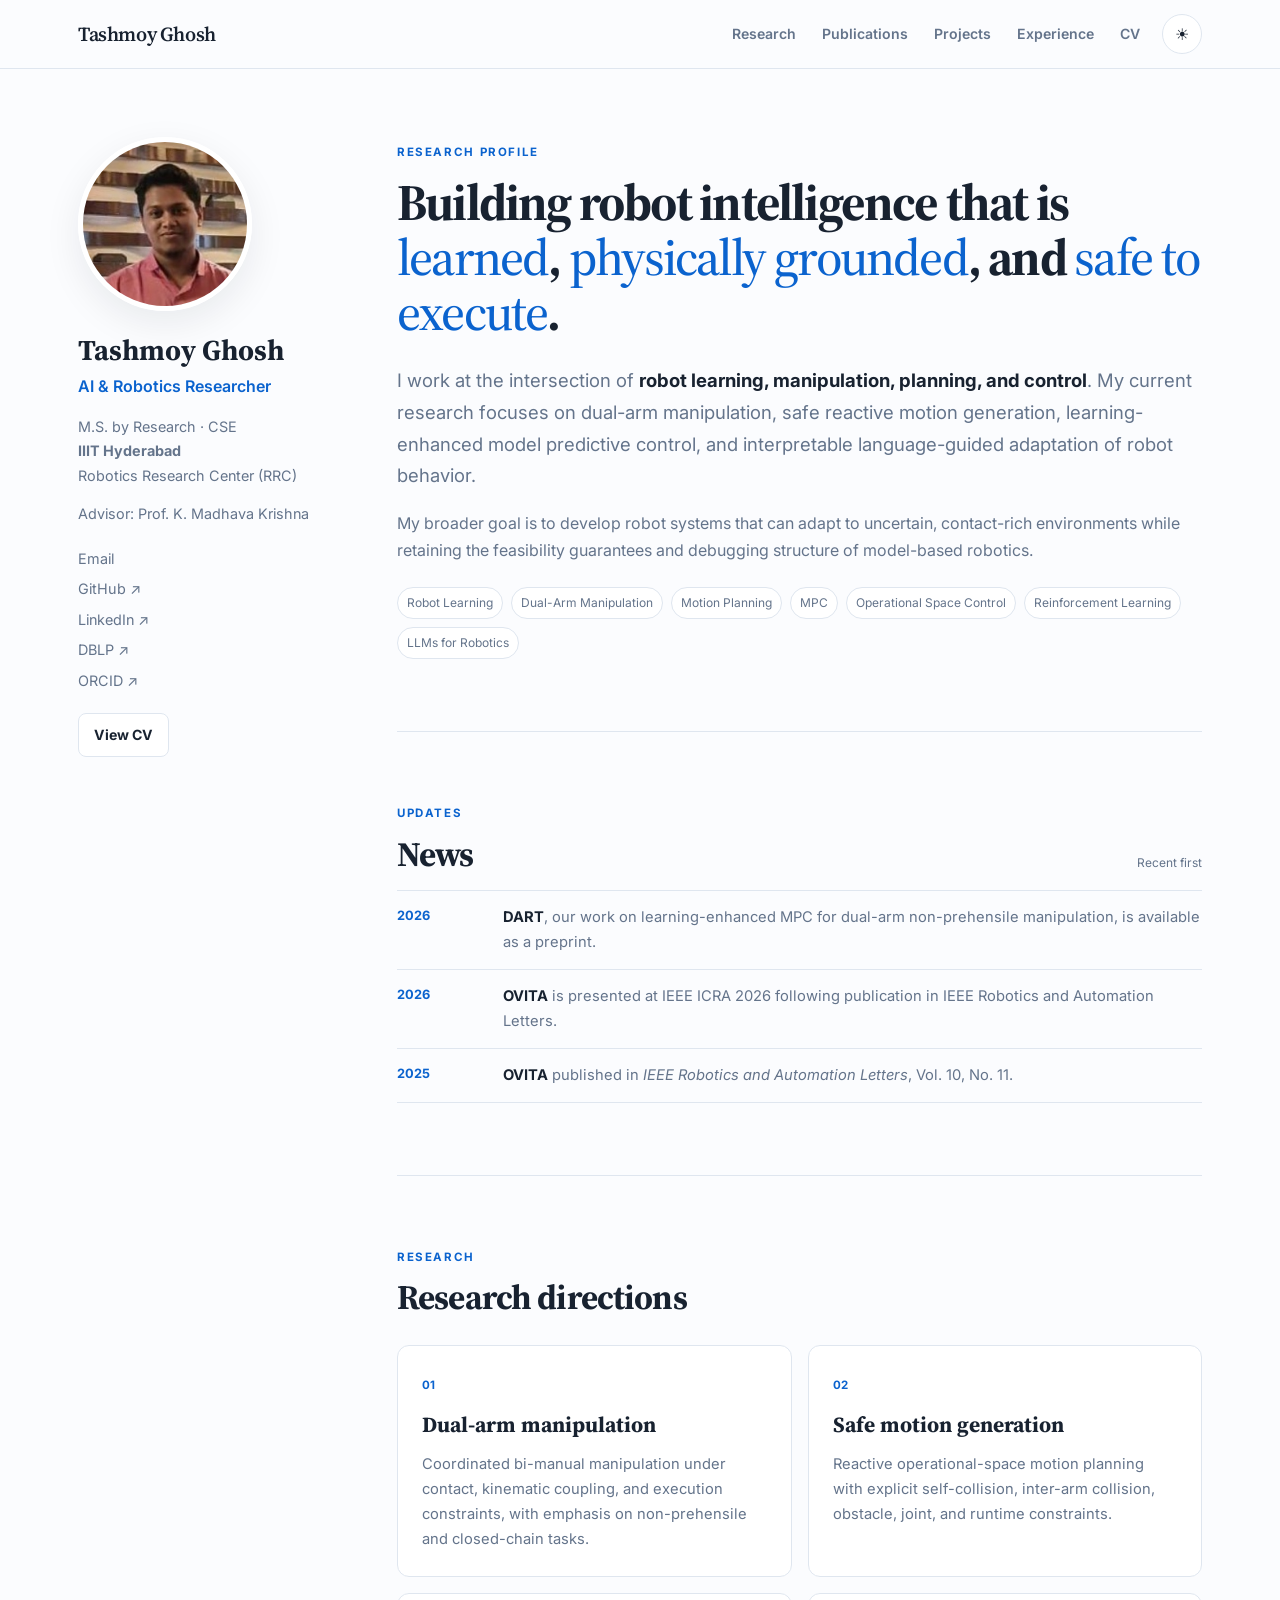
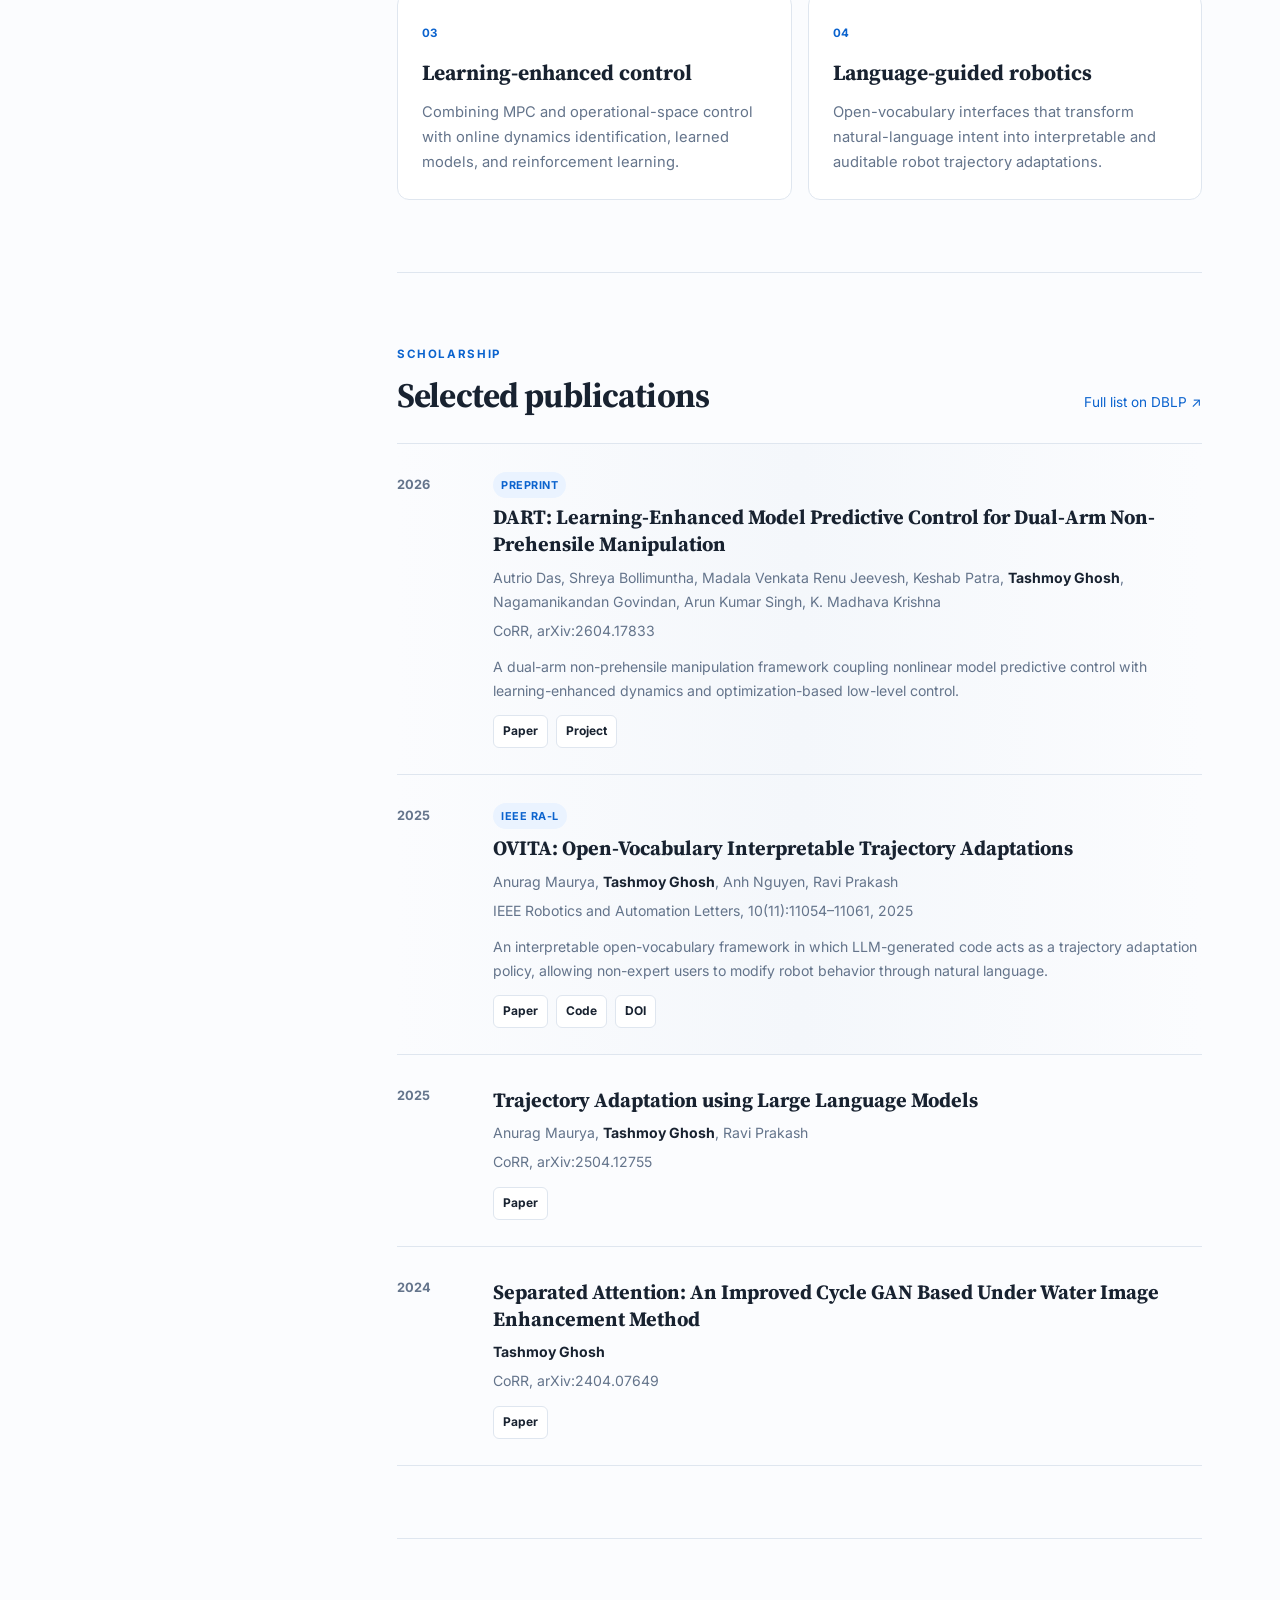
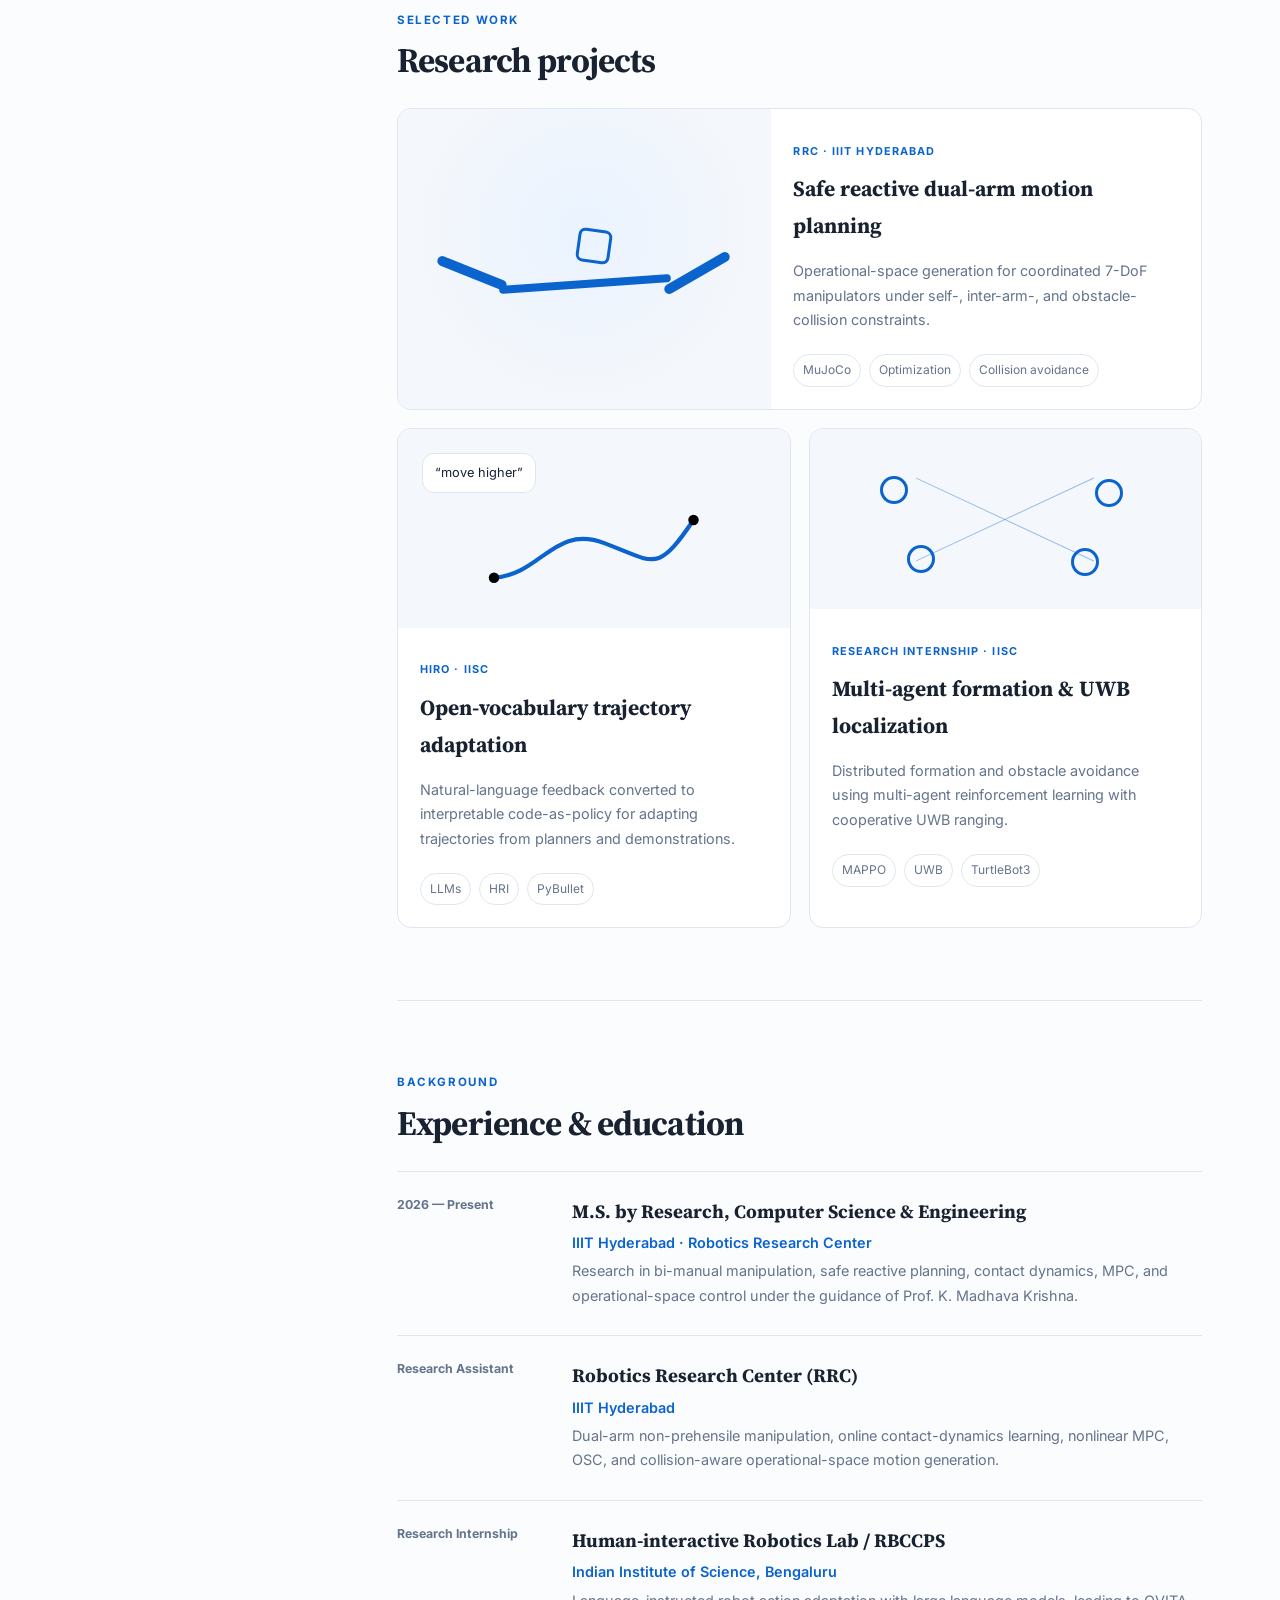
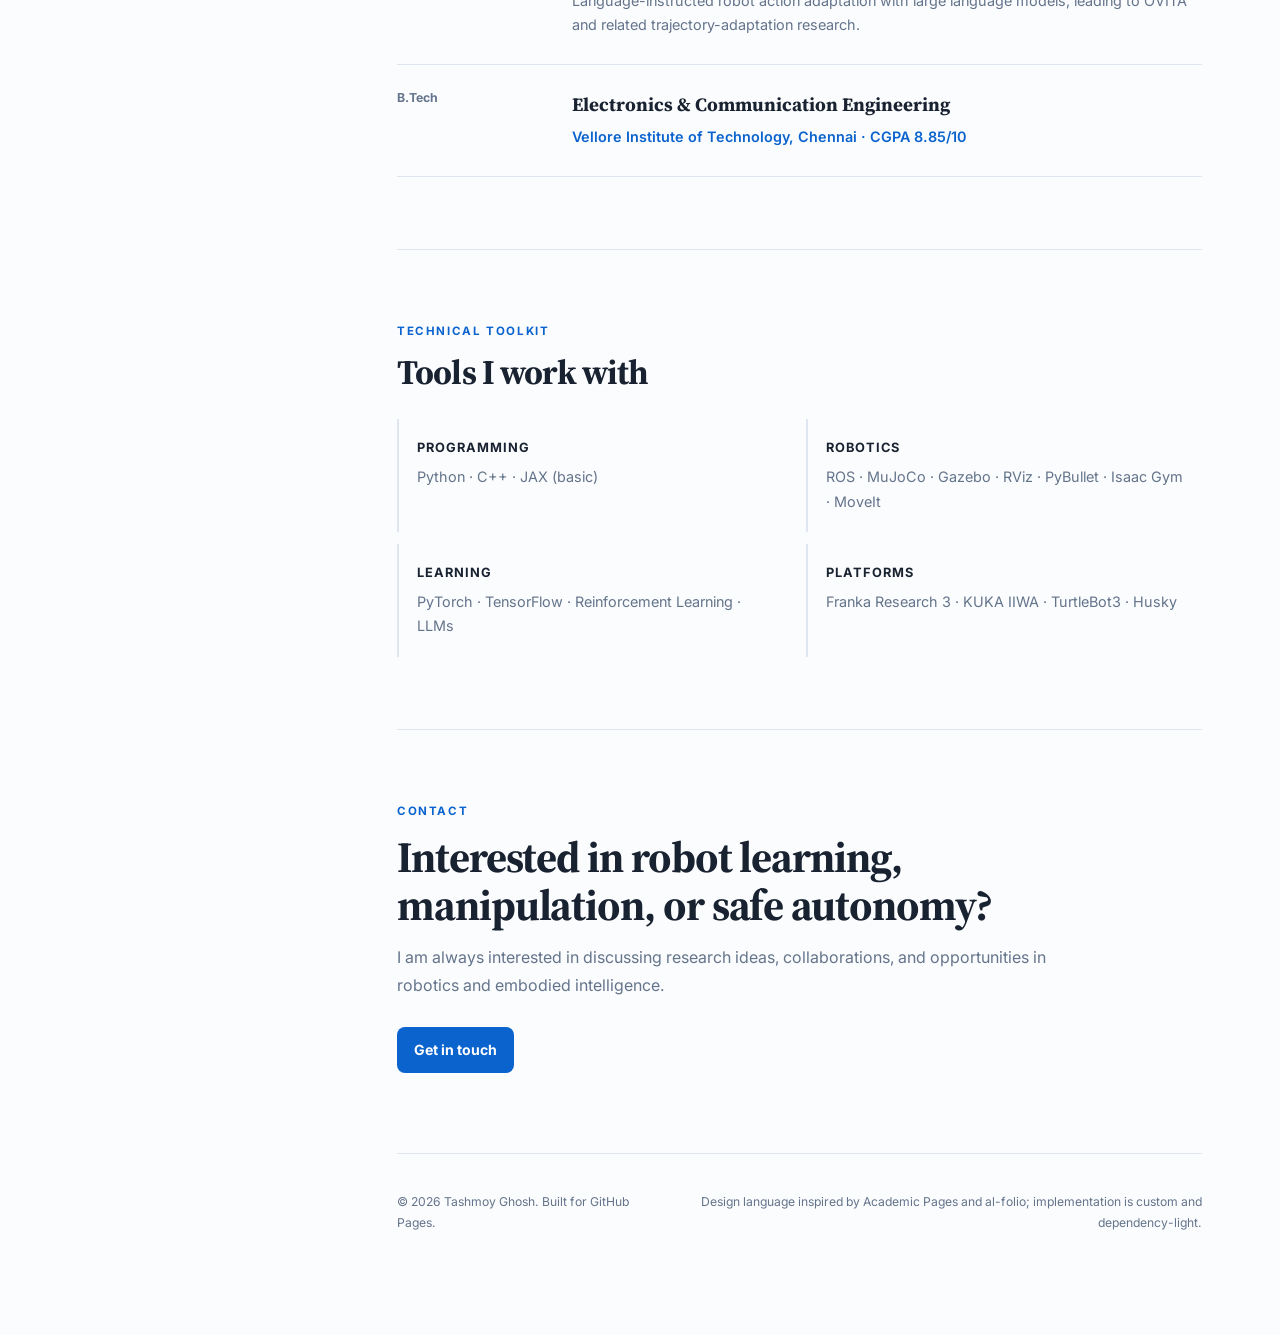
<file: index.html>
<!doctype html>
<html lang="en" data-theme="light">
<head>
  <meta charset="utf-8" />
  <meta name="viewport" content="width=device-width, initial-scale=1" />
  <meta name="description" content="Tashmoy Ghosh — AI & Robotics Researcher and M.S. by Research student at IIIT Hyderabad. Research in robot learning, dual-arm manipulation, motion planning, control, and language-guided robotics." />
  <meta name="author" content="Tashmoy Ghosh" />
  <meta name="theme-color" content="#f8fafc" />
  <meta property="og:title" content="Tashmoy Ghosh | AI & Robotics Researcher" />
  <meta property="og:description" content="Research portfolio in robot learning, dual-arm manipulation, safe motion generation, model predictive control, and language-guided robotics." />
  <meta property="og:type" content="website" />
  <meta property="og:url" content="https://tashmoy966.github.io/" />
  <meta property="og:image" content="https://tashmoy966.github.io/assets/tashmoy-ghosh.jpg" />
  <link rel="canonical" href="https://tashmoy966.github.io/" />
  <link rel="icon" href="assets/favicon.svg" type="image/svg+xml" />
  <title>Tashmoy Ghosh | AI & Robotics Researcher</title>
  <link rel="preconnect" href="https://fonts.googleapis.com" />
  <link rel="preconnect" href="https://fonts.gstatic.com" crossorigin />
  <link href="https://fonts.googleapis.com/css2?family=Inter:wght@400;500;600;700&family=Source+Serif+4:opsz,wght@8..60,500;8..60,600&display=swap" rel="stylesheet" />
  <link rel="stylesheet" href="styles.css" />
  <script type="application/ld+json">
  {"@context":"https://schema.org","@type":"Person","name":"Tashmoy Ghosh","url":"https://tashmoy966.github.io/","image":"https://tashmoy966.github.io/assets/tashmoy-ghosh.jpg","jobTitle":"AI & Robotics Researcher","affiliation":{"@type":"CollegeOrUniversity","name":"International Institute of Information Technology, Hyderabad"},"sameAs":["https://github.com/Tashmoy966","https://www.linkedin.com/in/tashmoy-ghosh-81ab42217/","https://dblp.org/pid/375/3128"]}
  </script>
</head>
<body>
  <a class="skip-link" href="#content">Skip to content</a>

  <header class="topbar">
    <div class="topbar-inner">
      <a class="wordmark" href="#home">Tashmoy Ghosh</a>
      <nav class="desktop-nav" aria-label="Primary">
        <a href="#research">Research</a>
        <a href="#publications">Publications</a>
        <a href="#projects">Projects</a>
        <a href="#experience">Experience</a>
        <a href="cv.html">CV</a>
      </nav>
      <button class="theme-toggle" id="themeToggle" aria-label="Toggle light and dark mode" title="Toggle theme">
        <span class="sun">☀</span><span class="moon">☾</span>
      </button>
    </div>
  </header>

  <div class="page-shell" id="home">
    <aside class="profile-sidebar" aria-label="Profile">
      <div class="profile-sticky">
        <img class="profile-photo" src="assets/tashmoy-ghosh.jpg" alt="Portrait of Tashmoy Ghosh" />
        <h1>Tashmoy Ghosh</h1>
        <p class="role">AI &amp; Robotics Researcher</p>
        <p class="affiliation">M.S. by Research · CSE<br /><strong>IIIT Hyderabad</strong><br />Robotics Research Center (RRC)</p>
        <p class="advisor">Advisor: Prof. K. Madhava Krishna</p>

        <div class="profile-links">
          <a href="mailto:tashmoy6205ghosh@gmail.com">Email</a>
          <a href="https://github.com/Tashmoy966" target="_blank" rel="noopener">GitHub ↗</a>
          <a href="https://www.linkedin.com/in/tashmoy-ghosh-81ab42217/" target="_blank" rel="noopener">LinkedIn ↗</a>
          <a href="https://dblp.org/pid/375/3128" target="_blank" rel="noopener">DBLP ↗</a>
          <a href="https://orcid.org/0009-0001-1662-9378" target="_blank" rel="noopener">ORCID ↗</a>
        </div>

        <a class="cv-button" href="cv.html">View CV</a>
      </div>
    </aside>

    <main id="content" class="main-content">
      <section class="intro section-block">
        <p class="eyebrow">Research profile</p>
        <h2>Building robot intelligence that is <em>learned</em>, <em>physically grounded</em>, and <em>safe to execute</em>.</h2>
        <p class="lead">I work at the intersection of <strong>robot learning, manipulation, planning, and control</strong>. My current research focuses on dual-arm manipulation, safe reactive motion generation, learning-enhanced model predictive control, and interpretable language-guided adaptation of robot behavior.</p>
        <p>My broader goal is to develop robot systems that can adapt to uncertain, contact-rich environments while retaining the feasibility guarantees and debugging structure of model-based robotics.</p>
        <div class="research-tags" aria-label="Research areas">
          <span>Robot Learning</span><span>Dual-Arm Manipulation</span><span>Motion Planning</span><span>MPC</span><span>Operational Space Control</span><span>Reinforcement Learning</span><span>LLMs for Robotics</span>
        </div>
      </section>

      <section class="news section-block" aria-labelledby="news-title">
        <div class="section-heading compact">
          <div><p class="eyebrow">Updates</p><h2 id="news-title">News</h2></div>
          <span class="alfolio-note">Recent first</span>
        </div>
        <div class="news-list">
          <article><time>2026</time><p><strong>DART</strong>, our work on learning-enhanced MPC for dual-arm non-prehensile manipulation, is available as a preprint.</p></article>
          <article><time>2026</time><p><strong>OVITA</strong> is presented at IEEE ICRA 2026 following publication in IEEE Robotics and Automation Letters.</p></article>
          <article><time>2025</time><p><strong>OVITA</strong> published in <em>IEEE Robotics and Automation Letters</em>, Vol. 10, No. 11.</p></article>
        </div>
      </section>

      <section class="section-block" id="research">
        <div class="section-heading"><div><p class="eyebrow">Research</p><h2>Research directions</h2></div></div>
        <div class="research-grid">
          <article class="research-card"><span class="num">01</span><h3>Dual-arm manipulation</h3><p>Coordinated bi-manual manipulation under contact, kinematic coupling, and execution constraints, with emphasis on non-prehensile and closed-chain tasks.</p></article>
          <article class="research-card"><span class="num">02</span><h3>Safe motion generation</h3><p>Reactive operational-space motion planning with explicit self-collision, inter-arm collision, obstacle, joint, and runtime constraints.</p></article>
          <article class="research-card"><span class="num">03</span><h3>Learning-enhanced control</h3><p>Combining MPC and operational-space control with online dynamics identification, learned models, and reinforcement learning.</p></article>
          <article class="research-card"><span class="num">04</span><h3>Language-guided robotics</h3><p>Open-vocabulary interfaces that transform natural-language intent into interpretable and auditable robot trajectory adaptations.</p></article>
        </div>
      </section>

      <section class="section-block" id="publications">
        <div class="section-heading">
          <div><p class="eyebrow">Scholarship</p><h2>Selected publications</h2></div>
          <a class="text-link" href="https://dblp.org/pid/375/3128" target="_blank" rel="noopener">Full list on DBLP ↗</a>
        </div>

        <div class="publication-list">
          <article class="publication featured-pub">
            <div class="pub-year">2026</div>
            <div class="pub-body">
              <span class="pub-badge">Preprint</span>
              <h3>DART: Learning-Enhanced Model Predictive Control for Dual-Arm Non-Prehensile Manipulation</h3>
              <p class="authors">Autrio Das, Shreya Bollimuntha, Madala Venkata Renu Jeevesh, Keshab Patra, <strong>Tashmoy Ghosh</strong>, Nagamanikandan Govindan, Arun Kumar Singh, K. Madhava Krishna</p>
              <p class="venue">CoRR, arXiv:2604.17833</p>
              <p class="pub-summary">A dual-arm non-prehensile manipulation framework coupling nonlinear model predictive control with learning-enhanced dynamics and optimization-based low-level control.</p>
              <div class="pub-actions"><a href="https://arxiv.org/abs/2604.17833" target="_blank" rel="noopener">Paper</a><a href="https://dart-icra.github.io/dart/" target="_blank" rel="noopener">Project</a></div>
            </div>
          </article>

          <article class="publication featured-pub">
            <div class="pub-year">2025</div>
            <div class="pub-body">
              <span class="pub-badge">IEEE RA-L</span>
              <h3>OVITA: Open-Vocabulary Interpretable Trajectory Adaptations</h3>
              <p class="authors">Anurag Maurya, <strong>Tashmoy Ghosh</strong>, Anh Nguyen, Ravi Prakash</p>
              <p class="venue">IEEE Robotics and Automation Letters, 10(11):11054–11061, 2025</p>
              <p class="pub-summary">An interpretable open-vocabulary framework in which LLM-generated code acts as a trajectory adaptation policy, allowing non-expert users to modify robot behavior through natural language.</p>
              <div class="pub-actions"><a href="https://arxiv.org/abs/2508.17260" target="_blank" rel="noopener">Paper</a><a href="https://github.com/anurag-overfits/OVITA" target="_blank" rel="noopener">Code</a><a href="https://doi.org/10.1109/LRA.2025.3606309" target="_blank" rel="noopener">DOI</a></div>
            </div>
          </article>

          <article class="publication">
            <div class="pub-year">2025</div>
            <div class="pub-body">
              <h3>Trajectory Adaptation using Large Language Models</h3>
              <p class="authors">Anurag Maurya, <strong>Tashmoy Ghosh</strong>, Ravi Prakash</p>
              <p class="venue">CoRR, arXiv:2504.12755</p>
              <div class="pub-actions"><a href="https://arxiv.org/abs/2504.12755" target="_blank" rel="noopener">Paper</a></div>
            </div>
          </article>

          <article class="publication">
            <div class="pub-year">2024</div>
            <div class="pub-body">
              <h3>Separated Attention: An Improved Cycle GAN Based Under Water Image Enhancement Method</h3>
              <p class="authors"><strong>Tashmoy Ghosh</strong></p>
              <p class="venue">CoRR, arXiv:2404.07649</p>
              <div class="pub-actions"><a href="https://arxiv.org/abs/2404.07649" target="_blank" rel="noopener">Paper</a></div>
            </div>
          </article>
        </div>
      </section>

      <section class="section-block" id="projects">
        <div class="section-heading"><div><p class="eyebrow">Selected work</p><h2>Research projects</h2></div></div>
        <div class="project-grid">
          <article class="project-card project-primary">
            <div class="project-art art-dual" aria-hidden="true"><div class="arm a1"></div><div class="arm a2"></div><div class="tray"></div><div class="object"></div></div>
            <div class="project-content"><p class="project-meta">RRC · IIIT Hyderabad</p><h3>Safe reactive dual-arm motion planning</h3><p>Operational-space generation for coordinated 7-DoF manipulators under self-, inter-arm-, and obstacle-collision constraints.</p><div class="chips"><span>MuJoCo</span><span>Optimization</span><span>Collision avoidance</span></div></div>
          </article>
          <article class="project-card">
            <div class="project-art art-language" aria-hidden="true"><div class="bubble">“move higher”</div><svg viewBox="0 0 220 100" role="presentation"><path d="M15 75 C60 72, 72 24, 120 42 S170 72,205 20" fill="none" stroke="currentColor" stroke-width="4" stroke-linecap="round"/><circle cx="15" cy="75" r="5"/><circle cx="205" cy="20" r="5"/></svg></div>
            <div class="project-content"><p class="project-meta">HiRo · IISc</p><h3>Open-vocabulary trajectory adaptation</h3><p>Natural-language feedback converted to interpretable code-as-policy for adapting trajectories from planners and demonstrations.</p><div class="chips"><span>LLMs</span><span>HRI</span><span>PyBullet</span></div></div>
          </article>
          <article class="project-card">
            <div class="project-art art-multi" aria-hidden="true"><span></span><span></span><span></span><span></span></div>
            <div class="project-content"><p class="project-meta">Research internship · IISc</p><h3>Multi-agent formation &amp; UWB localization</h3><p>Distributed formation and obstacle avoidance using multi-agent reinforcement learning with cooperative UWB ranging.</p><div class="chips"><span>MAPPO</span><span>UWB</span><span>TurtleBot3</span></div></div>
          </article>
        </div>
      </section>

      <section class="section-block" id="experience">
        <div class="section-heading"><div><p class="eyebrow">Background</p><h2>Experience &amp; education</h2></div></div>
        <div class="timeline">
          <article><div class="timeline-date">2026 — Present</div><div><h3>M.S. by Research, Computer Science &amp; Engineering</h3><p class="timeline-org">IIIT Hyderabad · Robotics Research Center</p><p>Research in bi-manual manipulation, safe reactive planning, contact dynamics, MPC, and operational-space control under the guidance of Prof. K. Madhava Krishna.</p></div></article>
          <article><div class="timeline-date">Research Assistant</div><div><h3>Robotics Research Center (RRC)</h3><p class="timeline-org">IIIT Hyderabad</p><p>Dual-arm non-prehensile manipulation, online contact-dynamics learning, nonlinear MPC, OSC, and collision-aware operational-space motion generation.</p></div></article>
          <article><div class="timeline-date">Research Internship</div><div><h3>Human-interactive Robotics Lab / RBCCPS</h3><p class="timeline-org">Indian Institute of Science, Bengaluru</p><p>Language-instructed robot action adaptation with large language models, leading to OVITA and related trajectory-adaptation research.</p></div></article>
          <article><div class="timeline-date">B.Tech</div><div><h3>Electronics &amp; Communication Engineering</h3><p class="timeline-org">Vellore Institute of Technology, Chennai · CGPA 8.85/10</p></div></article>
        </div>
      </section>

      <section class="section-block skills-section">
        <div class="section-heading"><div><p class="eyebrow">Technical toolkit</p><h2>Tools I work with</h2></div></div>
        <div class="skills-columns">
          <div><h3>Programming</h3><p>Python · C++ · JAX (basic)</p></div>
          <div><h3>Robotics</h3><p>ROS · MuJoCo · Gazebo · RViz · PyBullet · Isaac Gym · MoveIt</p></div>
          <div><h3>Learning</h3><p>PyTorch · TensorFlow · Reinforcement Learning · LLMs</p></div>
          <div><h3>Platforms</h3><p>Franka Research 3 · KUKA IIWA · TurtleBot3 · Husky</p></div>
        </div>
      </section>

      <section class="contact section-block">
        <p class="eyebrow">Contact</p>
        <h2>Interested in robot learning, manipulation, or safe autonomy?</h2>
        <p>I am always interested in discussing research ideas, collaborations, and opportunities in robotics and embodied intelligence.</p>
        <a class="primary-button" href="mailto:tashmoy6205ghosh@gmail.com">Get in touch</a>
      </section>

      <footer>
        <p>© <span id="year"></span> Tashmoy Ghosh. Built for GitHub Pages.</p>
        <p class="footer-note">Design language inspired by Academic Pages and al-folio; implementation is custom and dependency-light.</p>
      </footer>
    </main>
  </div>

  <nav class="mobile-nav" aria-label="Mobile navigation">
    <a href="#research">Research</a><a href="#publications">Papers</a><a href="#projects">Projects</a><a href="cv.html">CV</a>
  </nav>

  <script src="script.js"></script>
</body>
</html>
</file>
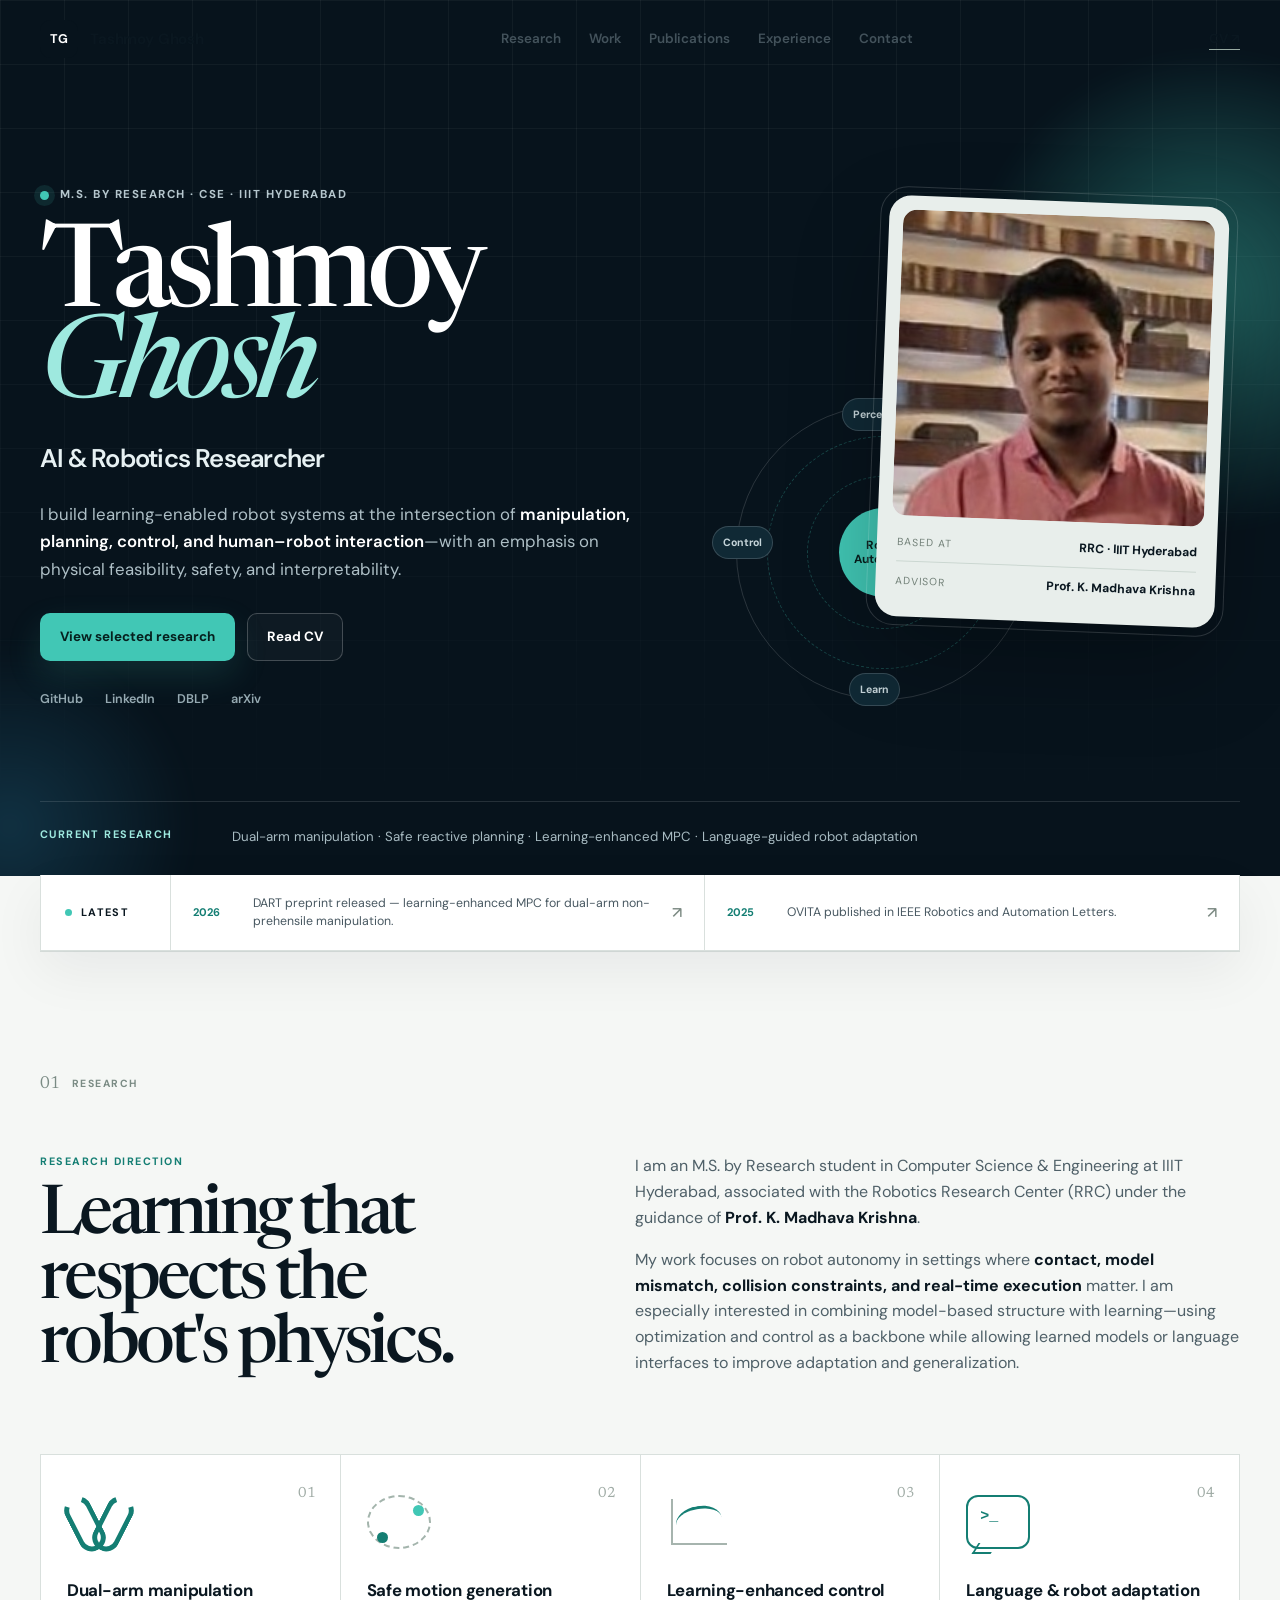
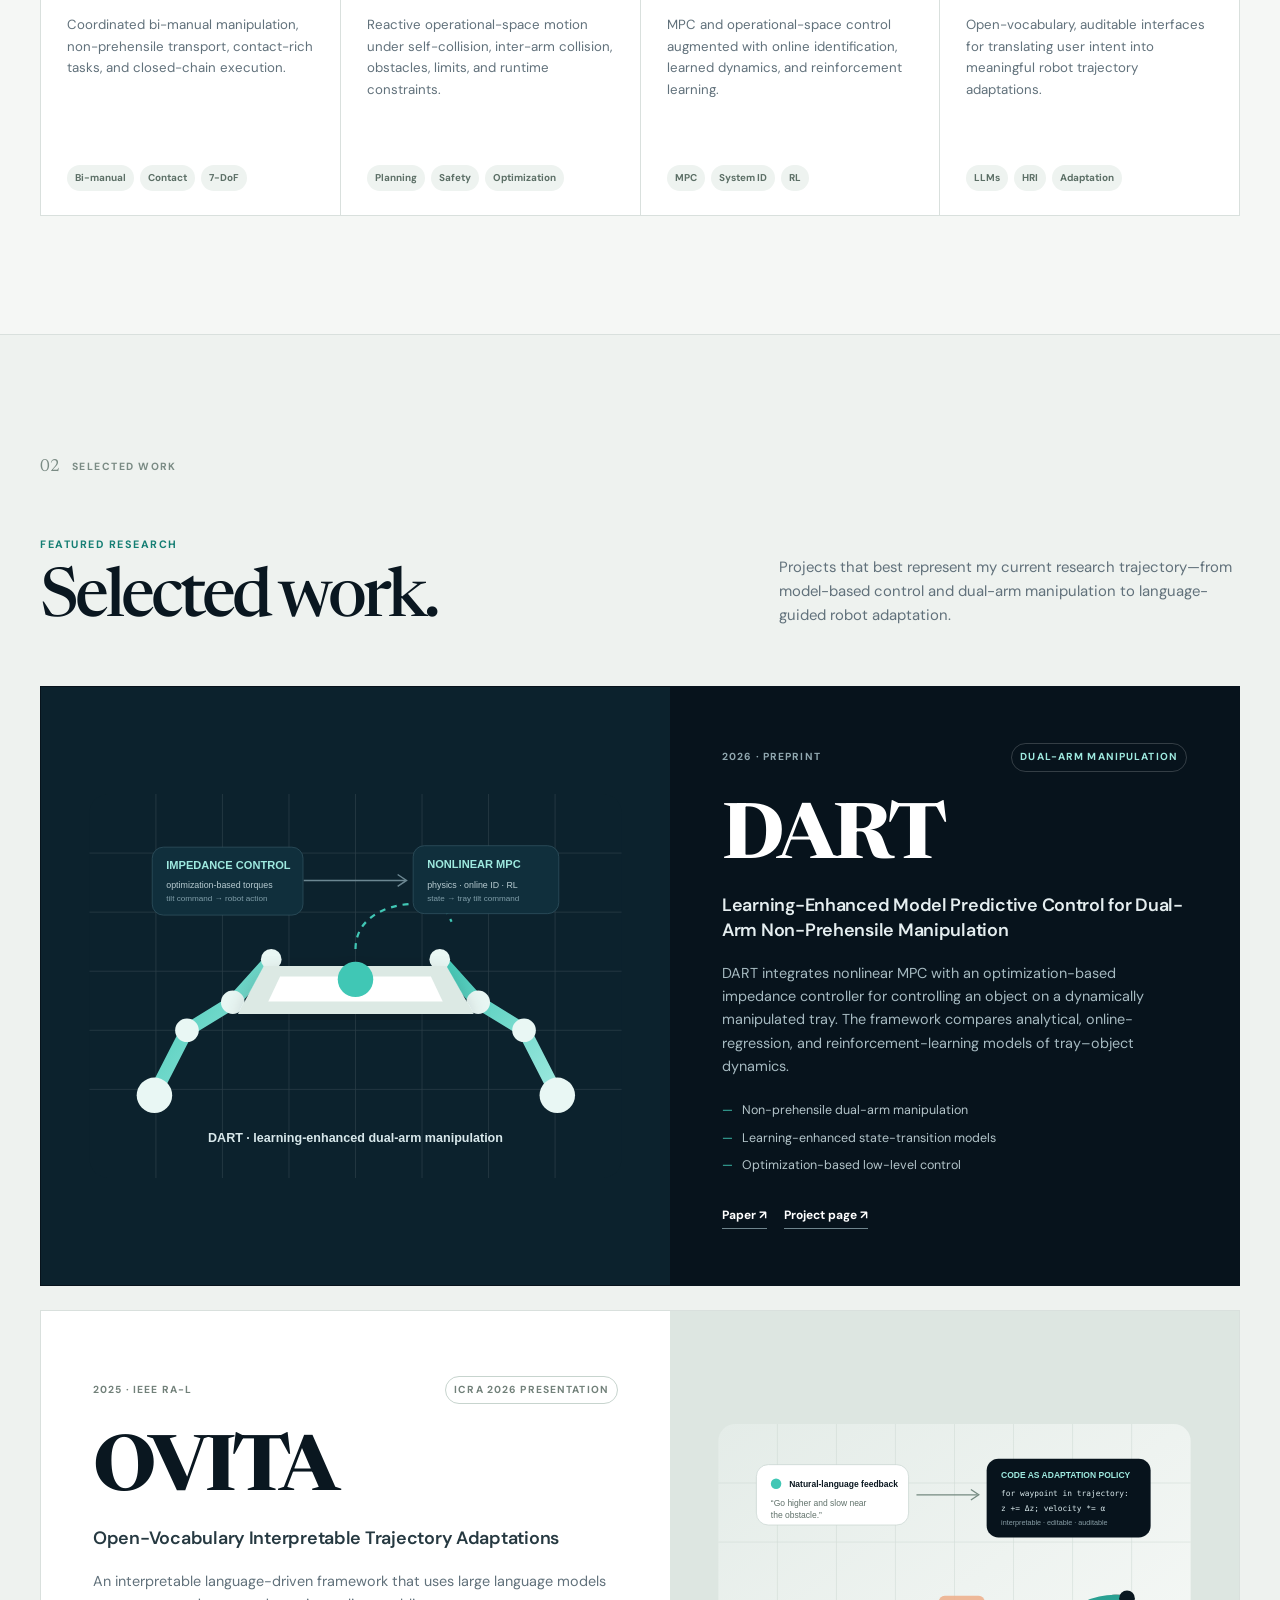
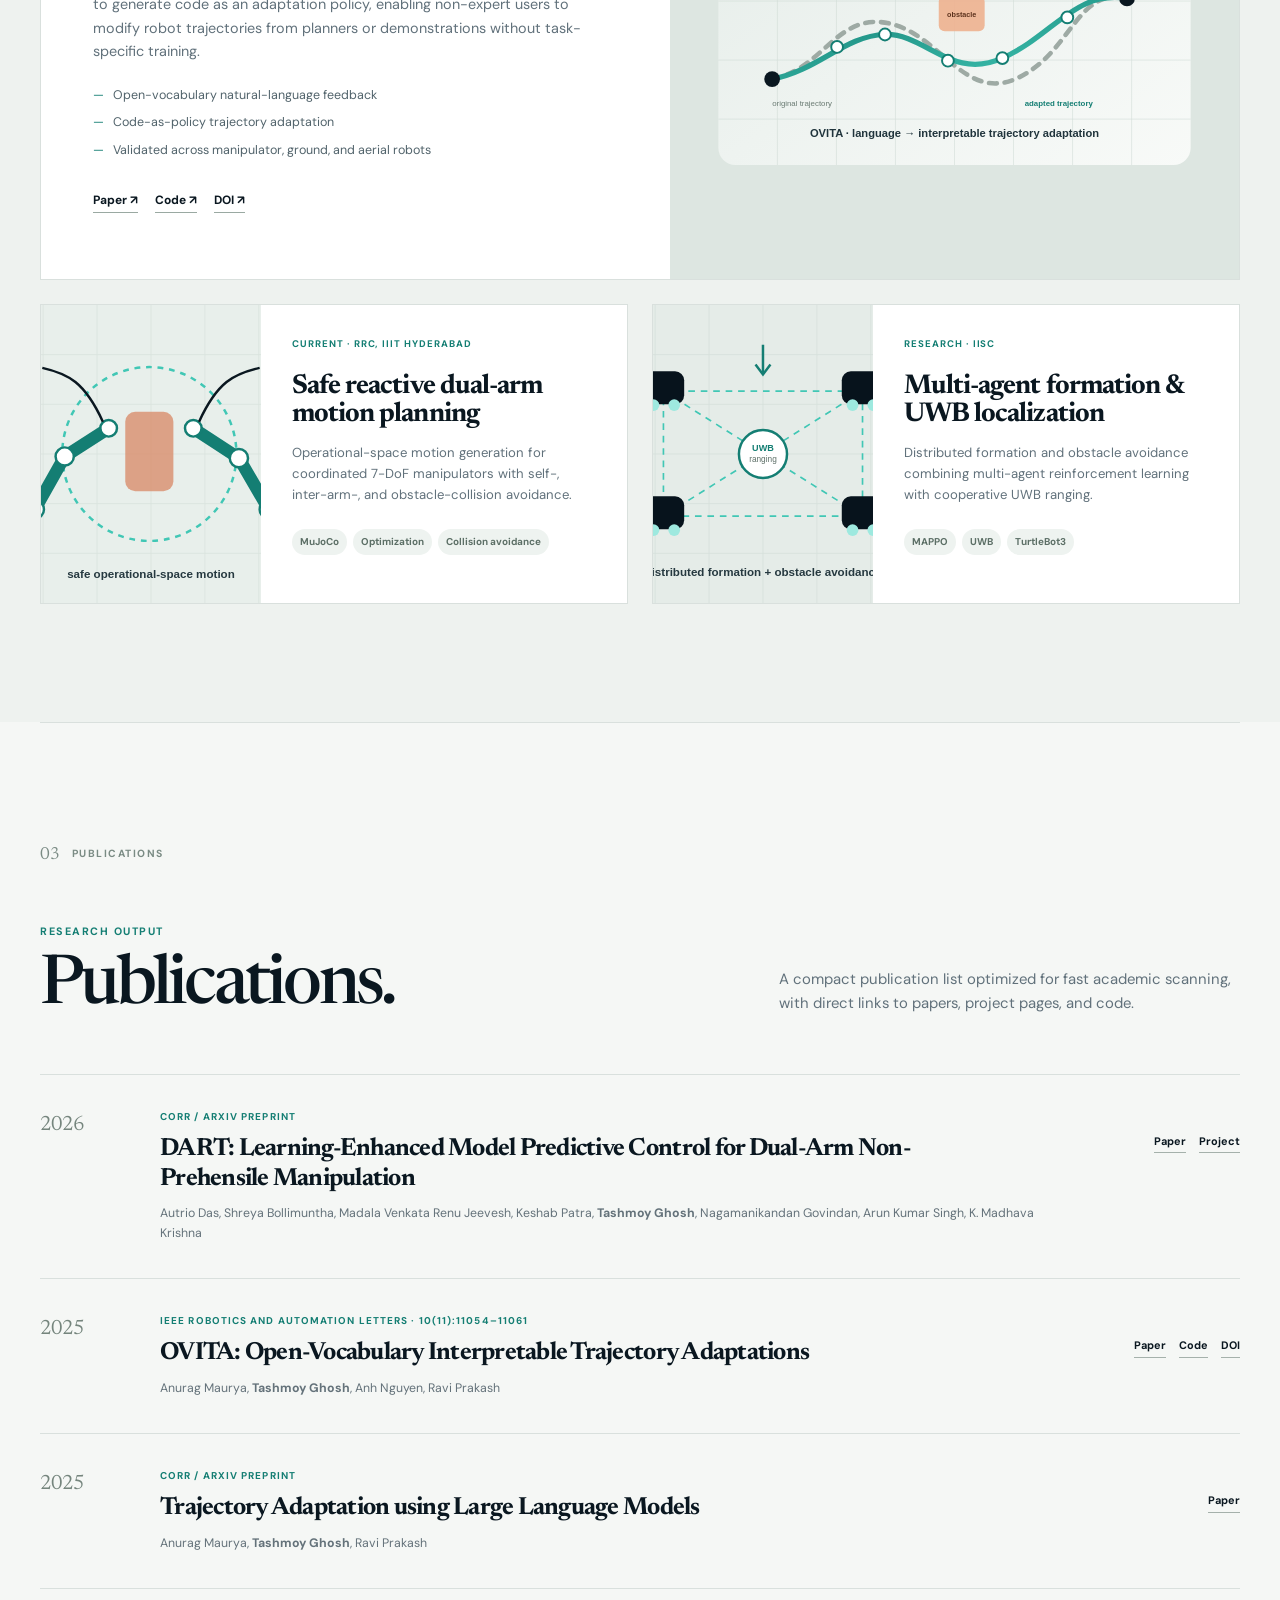
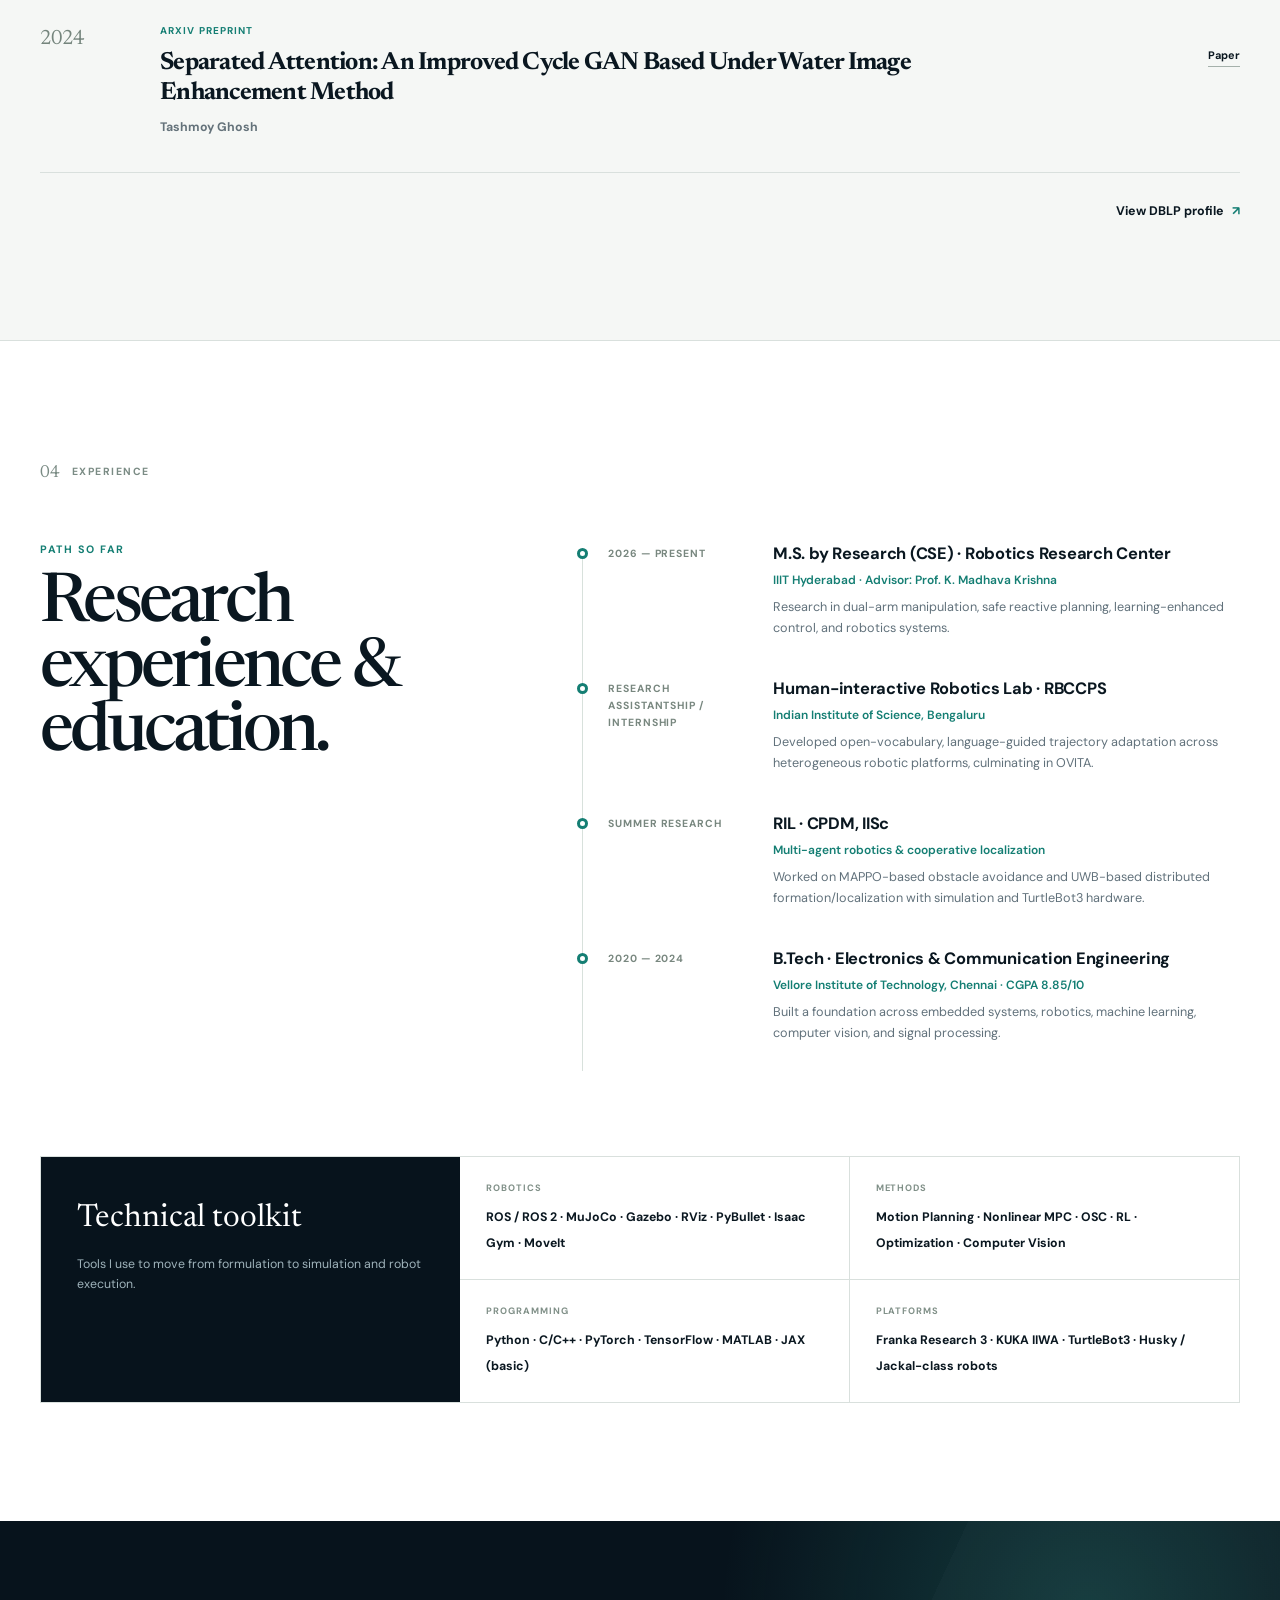
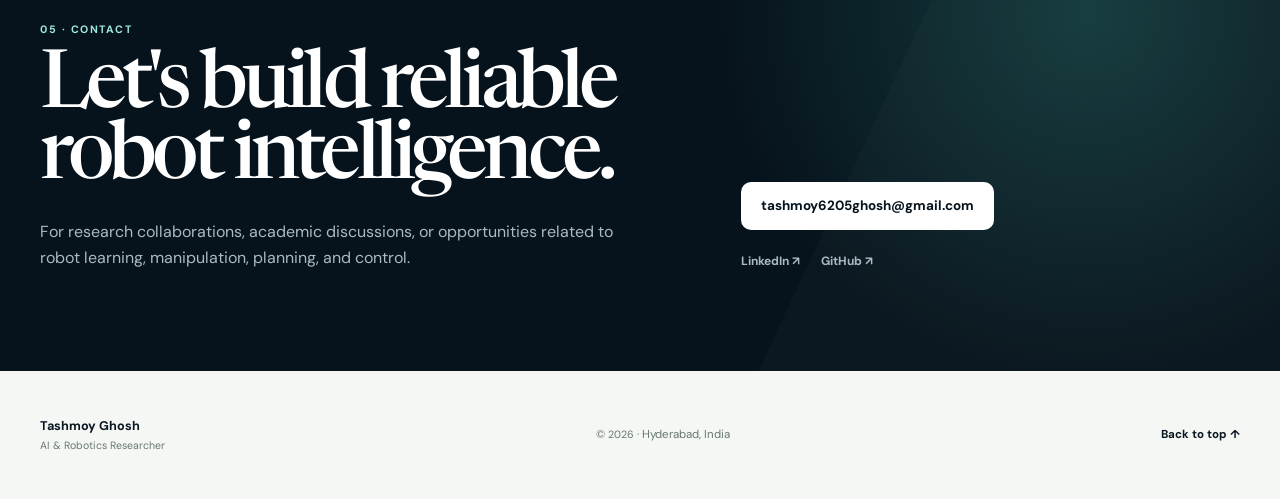
<file: tashmoy-ghosh-portfolio/index.html>
<!doctype html>
<html lang="en">
<head>
  <meta charset="utf-8" />
  <meta name="viewport" content="width=device-width, initial-scale=1" />
  <meta name="theme-color" content="#07131c" />
  <meta name="description" content="Tashmoy Ghosh — AI & Robotics Researcher and M.S. by Research (CSE) student at IIIT Hyderabad. Research in robot learning, dual-arm manipulation, safe motion generation, model predictive control, and language-guided robotics." />
  <meta name="author" content="Tashmoy Ghosh" />
  <meta name="robots" content="index,follow" />
  <link rel="canonical" href="https://tashmoy966.github.io/" />
  <meta property="og:title" content="Tashmoy Ghosh | AI & Robotics Researcher" />
  <meta property="og:description" content="Research portfolio spanning robot learning, dual-arm manipulation, safe motion generation, model predictive control, and interpretable human–robot interaction." />
  <meta property="og:type" content="website" />
  <meta property="og:url" content="https://tashmoy966.github.io/" />
  <meta property="og:image" content="assets/tashmoy-ghosh.jpg" />
  <meta name="twitter:card" content="summary" />
  <title>Tashmoy Ghosh | AI & Robotics Researcher</title>
  <link rel="icon" href="assets/favicon.svg" type="image/svg+xml" />
  <link rel="preconnect" href="https://fonts.googleapis.com" />
  <link rel="preconnect" href="https://fonts.gstatic.com" crossorigin />
  <link href="https://fonts.googleapis.com/css2?family=DM+Sans:wght@400;500;600;700&family=Newsreader:opsz,wght@6..72,500;6..72,600&display=swap" rel="stylesheet" />
  <link rel="stylesheet" href="styles.css" />
  <script type="application/ld+json">
  {
    "@context": "https://schema.org",
    "@type": "Person",
    "name": "Tashmoy Ghosh",
    "url": "https://tashmoy966.github.io/",
    "image": "https://tashmoy966.github.io/assets/tashmoy-ghosh.jpg",
    "jobTitle": "AI & Robotics Researcher",
    "affiliation": {
      "@type": "EducationalOrganization",
      "name": "International Institute of Information Technology, Hyderabad"
    },
    "alumniOf": {
      "@type": "CollegeOrUniversity",
      "name": "Vellore Institute of Technology, Chennai"
    },
    "knowsAbout": [
      "Robot Learning", "Dual-Arm Manipulation", "Motion Planning", "Model Predictive Control",
      "Operational Space Control", "Reinforcement Learning", "Human-Robot Interaction"
    ],
    "sameAs": [
      "https://www.linkedin.com/in/tashmoy-ghosh-81ab42217/",
      "https://github.com/Tashmoy966",
      "https://dblp.org/pid/375/3128"
    ]
  }
  </script>
</head>
<body>
  <a class="skip-link" href="#main">Skip to content</a>
  <div class="scroll-progress" id="scrollProgress" aria-hidden="true"></div>

  <header class="site-header" id="top">
    <nav class="nav shell" aria-label="Primary navigation">
      <a class="brand" href="#top" aria-label="Tashmoy Ghosh home">
        <span class="brand-mark">TG</span><span class="brand-name">Tashmoy Ghosh</span>
      </a>
      <div class="nav-links" id="navLinks">
        <a href="#research">Research</a>
        <a href="#work">Work</a>
        <a href="#publications">Publications</a>
        <a href="#experience">Experience</a>
        <a href="#contact">Contact</a>
      </div>
      <div class="nav-actions">
        <a class="nav-cv" href="cv.html">CV <span aria-hidden="true">↗</span></a>
        <button class="menu-button" id="menuButton" aria-expanded="false" aria-controls="navLinks" aria-label="Open navigation menu">
          <span></span><span></span>
        </button>
      </div>
    </nav>
  </header>

  <main id="main">
    <section class="hero">
      <div class="hero-bg" aria-hidden="true">
        <div class="hero-grid"></div>
        <div class="orb orb-a"></div><div class="orb orb-b"></div>
      </div>
      <div class="hero-inner shell">
        <div class="hero-copy reveal">
          <div class="hero-kicker"><span class="signal"></span> M.S. by Research · CSE · IIIT Hyderabad</div>
          <h1>Tashmoy<br /><em>Ghosh</em></h1>
          <p class="hero-role">AI &amp; Robotics Researcher</p>
          <p class="hero-intro">I build learning-enabled robot systems at the intersection of <strong>manipulation, planning, control, and human–robot interaction</strong>—with an emphasis on physical feasibility, safety, and interpretability.</p>
          <div class="hero-actions">
            <a class="button primary" href="#work">View selected research</a>
            <a class="button subtle" href="cv.html">Read CV</a>
          </div>
          <div class="profile-links" aria-label="External profiles">
            <a href="https://github.com/Tashmoy966" target="_blank" rel="noopener">GitHub</a>
            <a href="https://www.linkedin.com/in/tashmoy-ghosh-81ab42217/" target="_blank" rel="noopener">LinkedIn</a>
            <a href="https://dblp.org/pid/375/3128" target="_blank" rel="noopener">DBLP</a>
            <a href="https://arxiv.org/search/?query=Tashmoy+Ghosh&searchtype=author" target="_blank" rel="noopener">arXiv</a>
          </div>
        </div>

        <aside class="hero-stage reveal" aria-label="Portrait and research overview">
          <div class="portrait-card">
            <img src="assets/tashmoy-ghosh.jpg" alt="Portrait of Tashmoy Ghosh" />
            <div class="portrait-meta">
              <div><span>Based at</span><strong>RRC · IIIT Hyderabad</strong></div>
              <div><span>Advisor</span><strong>Prof. K. Madhava Krishna</strong></div>
            </div>
          </div>
          <div class="research-loop" aria-label="Research loop: perceive, plan, learn, control">
            <div class="loop-center"><span>Robot<br />Autonomy</span></div>
            <div class="loop-node n1">Perceive</div>
            <div class="loop-node n2">Plan</div>
            <div class="loop-node n3">Learn</div>
            <div class="loop-node n4">Control</div>
          </div>
        </aside>
      </div>
      <div class="hero-bottom shell reveal">
        <span>Current research</span>
        <p>Dual-arm manipulation · Safe reactive planning · Learning-enhanced MPC · Language-guided robot adaptation</p>
      </div>
    </section>

    <section class="latest shell reveal" aria-label="Latest research updates">
      <div class="latest-title"><span class="mini-dot"></span> Latest</div>
      <a class="latest-item" href="https://arxiv.org/abs/2604.17833" target="_blank" rel="noopener">
        <time>2026</time><span>DART preprint released — learning-enhanced MPC for dual-arm non-prehensile manipulation.</span><b>↗</b>
      </a>
      <a class="latest-item" href="https://doi.org/10.1109/LRA.2025.3606309" target="_blank" rel="noopener">
        <time>2025</time><span>OVITA published in IEEE Robotics and Automation Letters.</span><b>↗</b>
      </a>
    </section>

    <section class="section shell" id="research">
      <div class="section-index reveal"><span>01</span><p>Research</p></div>
      <div class="research-intro">
        <div class="section-heading reveal">
          <p class="eyebrow">Research direction</p>
          <h2>Learning that respects the robot's physics.</h2>
        </div>
        <div class="research-copy reveal">
          <p>I am an M.S. by Research student in Computer Science &amp; Engineering at IIIT Hyderabad, associated with the Robotics Research Center (RRC) under the guidance of <strong>Prof. K. Madhava Krishna</strong>.</p>
          <p>My work focuses on robot autonomy in settings where <strong>contact, model mismatch, collision constraints, and real-time execution</strong> matter. I am especially interested in combining model-based structure with learning—using optimization and control as a backbone while allowing learned models or language interfaces to improve adaptation and generalization.</p>
        </div>
      </div>

      <div class="focus-grid">
        <article class="focus-card reveal">
          <div class="focus-icon"><span class="icon-dual" aria-hidden="true"></span></div>
          <span class="focus-num">01</span>
          <h3>Dual-arm manipulation</h3>
          <p>Coordinated bi-manual manipulation, non-prehensile transport, contact-rich tasks, and closed-chain execution.</p>
          <div class="chips"><span>Bi-manual</span><span>Contact</span><span>7-DoF</span></div>
        </article>
        <article class="focus-card reveal">
          <div class="focus-icon"><span class="icon-path" aria-hidden="true"></span></div>
          <span class="focus-num">02</span>
          <h3>Safe motion generation</h3>
          <p>Reactive operational-space motion under self-collision, inter-arm collision, obstacles, limits, and runtime constraints.</p>
          <div class="chips"><span>Planning</span><span>Safety</span><span>Optimization</span></div>
        </article>
        <article class="focus-card reveal">
          <div class="focus-icon"><span class="icon-control" aria-hidden="true"></span></div>
          <span class="focus-num">03</span>
          <h3>Learning-enhanced control</h3>
          <p>MPC and operational-space control augmented with online identification, learned dynamics, and reinforcement learning.</p>
          <div class="chips"><span>MPC</span><span>System ID</span><span>RL</span></div>
        </article>
        <article class="focus-card reveal">
          <div class="focus-icon"><span class="icon-language" aria-hidden="true"></span></div>
          <span class="focus-num">04</span>
          <h3>Language &amp; robot adaptation</h3>
          <p>Open-vocabulary, auditable interfaces for translating user intent into meaningful robot trajectory adaptations.</p>
          <div class="chips"><span>LLMs</span><span>HRI</span><span>Adaptation</span></div>
        </article>
      </div>
    </section>

    <section class="section work-section" id="work">
      <div class="shell">
        <div class="section-index reveal"><span>02</span><p>Selected work</p></div>
        <div class="section-heading split reveal">
          <div><p class="eyebrow">Featured research</p><h2>Selected work.</h2></div>
          <p>Projects that best represent my current research trajectory—from model-based control and dual-arm manipulation to language-guided robot adaptation.</p>
        </div>

        <article class="feature feature-dark reveal">
          <div class="feature-visual"><img src="assets/dart-visual.svg" alt="Stylized visual abstract of DART showing two robot arms controlling a tray through an MPC feedback loop" /></div>
          <div class="feature-content">
            <div class="feature-topline"><span>2026 · Preprint</span><span class="venue">Dual-arm manipulation</span></div>
            <h3>DART</h3>
            <p class="feature-subtitle">Learning-Enhanced Model Predictive Control for Dual-Arm Non-Prehensile Manipulation</p>
            <p>DART integrates nonlinear MPC with an optimization-based impedance controller for controlling an object on a dynamically manipulated tray. The framework compares analytical, online-regression, and reinforcement-learning models of tray–object dynamics.</p>
            <ul class="feature-points"><li>Non-prehensile dual-arm manipulation</li><li>Learning-enhanced state-transition models</li><li>Optimization-based low-level control</li></ul>
            <div class="feature-links"><a href="https://arxiv.org/abs/2604.17833" target="_blank" rel="noopener">Paper ↗</a><a href="https://dart-icra.github.io/dart/" target="_blank" rel="noopener">Project page ↗</a></div>
          </div>
        </article>

        <article class="feature reveal">
          <div class="feature-content">
            <div class="feature-topline"><span>2025 · IEEE RA-L</span><span class="venue">ICRA 2026 presentation</span></div>
            <h3>OVITA</h3>
            <p class="feature-subtitle">Open-Vocabulary Interpretable Trajectory Adaptations</p>
            <p>An interpretable language-driven framework that uses large language models to generate code as an adaptation policy, enabling non-expert users to modify robot trajectories from planners or demonstrations without task-specific training.</p>
            <ul class="feature-points"><li>Open-vocabulary natural-language feedback</li><li>Code-as-policy trajectory adaptation</li><li>Validated across manipulator, ground, and aerial robots</li></ul>
            <div class="feature-links"><a href="https://arxiv.org/abs/2508.17260" target="_blank" rel="noopener">Paper ↗</a><a href="https://github.com/anurag-overfits/OVITA" target="_blank" rel="noopener">Code ↗</a><a href="https://doi.org/10.1109/LRA.2025.3606309" target="_blank" rel="noopener">DOI ↗</a></div>
          </div>
          <div class="feature-visual"><img src="assets/ovita-visual.svg" alt="Stylized visual abstract of OVITA showing natural-language feedback transformed into code and an adapted robot trajectory" /></div>
        </article>

        <div class="secondary-work">
          <article class="project-card reveal">
            <img src="assets/safety-visual.svg" alt="Stylized operational-space obstacle avoidance diagram" />
            <div><span class="project-kicker">Current · RRC, IIIT Hyderabad</span><h3>Safe reactive dual-arm motion planning</h3><p>Operational-space motion generation for coordinated 7-DoF manipulators with self-, inter-arm-, and obstacle-collision avoidance.</p><div class="chips"><span>MuJoCo</span><span>Optimization</span><span>Collision avoidance</span></div></div>
          </article>
          <article class="project-card reveal">
            <img src="assets/multiagent-visual.svg" alt="Stylized multi-robot formation and UWB localization diagram" />
            <div><span class="project-kicker">Research · IISc</span><h3>Multi-agent formation &amp; UWB localization</h3><p>Distributed formation and obstacle avoidance combining multi-agent reinforcement learning with cooperative UWB ranging.</p><div class="chips"><span>MAPPO</span><span>UWB</span><span>TurtleBot3</span></div></div>
          </article>
        </div>
      </div>
    </section>

    <section class="section shell" id="publications">
      <div class="section-index reveal"><span>03</span><p>Publications</p></div>
      <div class="section-heading split reveal">
        <div><p class="eyebrow">Research output</p><h2>Publications.</h2></div>
        <p>A compact publication list optimized for fast academic scanning, with direct links to papers, project pages, and code.</p>
      </div>

      <div class="pub-list">
        <article class="pub-row reveal">
          <div class="pub-year">2026</div>
          <div class="pub-info">
            <span class="pub-venue">CoRR / arXiv preprint</span>
            <h3>DART: Learning-Enhanced Model Predictive Control for Dual-Arm Non-Prehensile Manipulation</h3>
            <p>Autrio Das, Shreya Bollimuntha, Madala Venkata Renu Jeevesh, Keshab Patra, <strong>Tashmoy Ghosh</strong>, Nagamanikandan Govindan, Arun Kumar Singh, K. Madhava Krishna</p>
          </div>
          <div class="pub-actions"><a href="https://arxiv.org/abs/2604.17833" target="_blank" rel="noopener">Paper</a><a href="https://dart-icra.github.io/dart/" target="_blank" rel="noopener">Project</a></div>
        </article>
        <article class="pub-row reveal">
          <div class="pub-year">2025</div>
          <div class="pub-info">
            <span class="pub-venue">IEEE Robotics and Automation Letters · 10(11):11054–11061</span>
            <h3>OVITA: Open-Vocabulary Interpretable Trajectory Adaptations</h3>
            <p>Anurag Maurya, <strong>Tashmoy Ghosh</strong>, Anh Nguyen, Ravi Prakash</p>
          </div>
          <div class="pub-actions"><a href="https://arxiv.org/abs/2508.17260" target="_blank" rel="noopener">Paper</a><a href="https://github.com/anurag-overfits/OVITA" target="_blank" rel="noopener">Code</a><a href="https://doi.org/10.1109/LRA.2025.3606309" target="_blank" rel="noopener">DOI</a></div>
        </article>
        <article class="pub-row reveal">
          <div class="pub-year">2025</div>
          <div class="pub-info">
            <span class="pub-venue">CoRR / arXiv preprint</span>
            <h3>Trajectory Adaptation using Large Language Models</h3>
            <p>Anurag Maurya, <strong>Tashmoy Ghosh</strong>, Ravi Prakash</p>
          </div>
          <div class="pub-actions"><a href="https://arxiv.org/abs/2504.12755" target="_blank" rel="noopener">Paper</a></div>
        </article>
        <article class="pub-row reveal">
          <div class="pub-year">2024</div>
          <div class="pub-info">
            <span class="pub-venue">arXiv preprint</span>
            <h3>Separated Attention: An Improved Cycle GAN Based Under Water Image Enhancement Method</h3>
            <p><strong>Tashmoy Ghosh</strong></p>
          </div>
          <div class="pub-actions"><a href="https://arxiv.org/abs/2404.07649" target="_blank" rel="noopener">Paper</a></div>
        </article>
      </div>
      <div class="pub-footer reveal"><a href="https://dblp.org/pid/375/3128" target="_blank" rel="noopener">View DBLP profile <span>↗</span></a></div>
    </section>

    <section class="section experience-section" id="experience">
      <div class="shell">
        <div class="section-index reveal"><span>04</span><p>Experience</p></div>
        <div class="experience-layout">
          <div class="section-heading reveal"><p class="eyebrow">Path so far</p><h2>Research experience &amp; education.</h2></div>
          <div class="timeline">
            <article class="timeline-item reveal"><div class="timeline-marker"></div><div class="timeline-when">2026 — Present</div><div class="timeline-body"><h3>M.S. by Research (CSE) · Robotics Research Center</h3><p class="meta">IIIT Hyderabad · Advisor: Prof. K. Madhava Krishna</p><p>Research in dual-arm manipulation, safe reactive planning, learning-enhanced control, and robotics systems.</p></div></article>
            <article class="timeline-item reveal"><div class="timeline-marker"></div><div class="timeline-when">Research Assistantship / Internship</div><div class="timeline-body"><h3>Human-interactive Robotics Lab · RBCCPS</h3><p class="meta">Indian Institute of Science, Bengaluru</p><p>Developed open-vocabulary, language-guided trajectory adaptation across heterogeneous robotic platforms, culminating in OVITA.</p></div></article>
            <article class="timeline-item reveal"><div class="timeline-marker"></div><div class="timeline-when">Summer research</div><div class="timeline-body"><h3>RIL · CPDM, IISc</h3><p class="meta">Multi-agent robotics &amp; cooperative localization</p><p>Worked on MAPPO-based obstacle avoidance and UWB-based distributed formation/localization with simulation and TurtleBot3 hardware.</p></div></article>
            <article class="timeline-item reveal"><div class="timeline-marker"></div><div class="timeline-when">2020 — 2024</div><div class="timeline-body"><h3>B.Tech · Electronics &amp; Communication Engineering</h3><p class="meta">Vellore Institute of Technology, Chennai · CGPA 8.85/10</p><p>Built a foundation across embedded systems, robotics, machine learning, computer vision, and signal processing.</p></div></article>
          </div>
        </div>

        <div class="toolkit reveal">
          <div class="toolkit-title"><span>Technical toolkit</span><p>Tools I use to move from formulation to simulation and robot execution.</p></div>
          <div class="toolkit-grid">
            <div><span>Robotics</span><strong>ROS / ROS 2 · MuJoCo · Gazebo · RViz · PyBullet · Isaac Gym · MoveIt</strong></div>
            <div><span>Methods</span><strong>Motion Planning · Nonlinear MPC · OSC · RL · Optimization · Computer Vision</strong></div>
            <div><span>Programming</span><strong>Python · C/C++ · PyTorch · TensorFlow · MATLAB · JAX (basic)</strong></div>
            <div><span>Platforms</span><strong>Franka Research 3 · KUKA IIWA · TurtleBot3 · Husky / Jackal-class robots</strong></div>
          </div>
        </div>
      </div>
    </section>

    <section class="contact" id="contact">
      <div class="contact-bg" aria-hidden="true"></div>
      <div class="shell contact-inner reveal">
        <div>
          <p class="eyebrow light">05 · Contact</p>
          <h2>Let's build reliable robot intelligence.</h2>
          <p>For research collaborations, academic discussions, or opportunities related to robot learning, manipulation, planning, and control.</p>
        </div>
        <div class="contact-actions">
          <a class="button white" href="mailto:tashmoy6205ghosh@gmail.com">tashmoy6205ghosh@gmail.com</a>
          <div class="contact-links"><a href="https://www.linkedin.com/in/tashmoy-ghosh-81ab42217/" target="_blank" rel="noopener">LinkedIn ↗</a><a href="https://github.com/Tashmoy966" target="_blank" rel="noopener">GitHub ↗</a></div>
        </div>
      </div>
    </section>
  </main>

  <footer class="footer shell">
    <div><strong>Tashmoy Ghosh</strong><span>AI &amp; Robotics Researcher</span></div>
    <p>© <span id="year"></span> · Hyderabad, India</p>
    <a href="#top">Back to top ↑</a>
  </footer>

  <script src="script.js"></script>
</body>
</html>
</file>
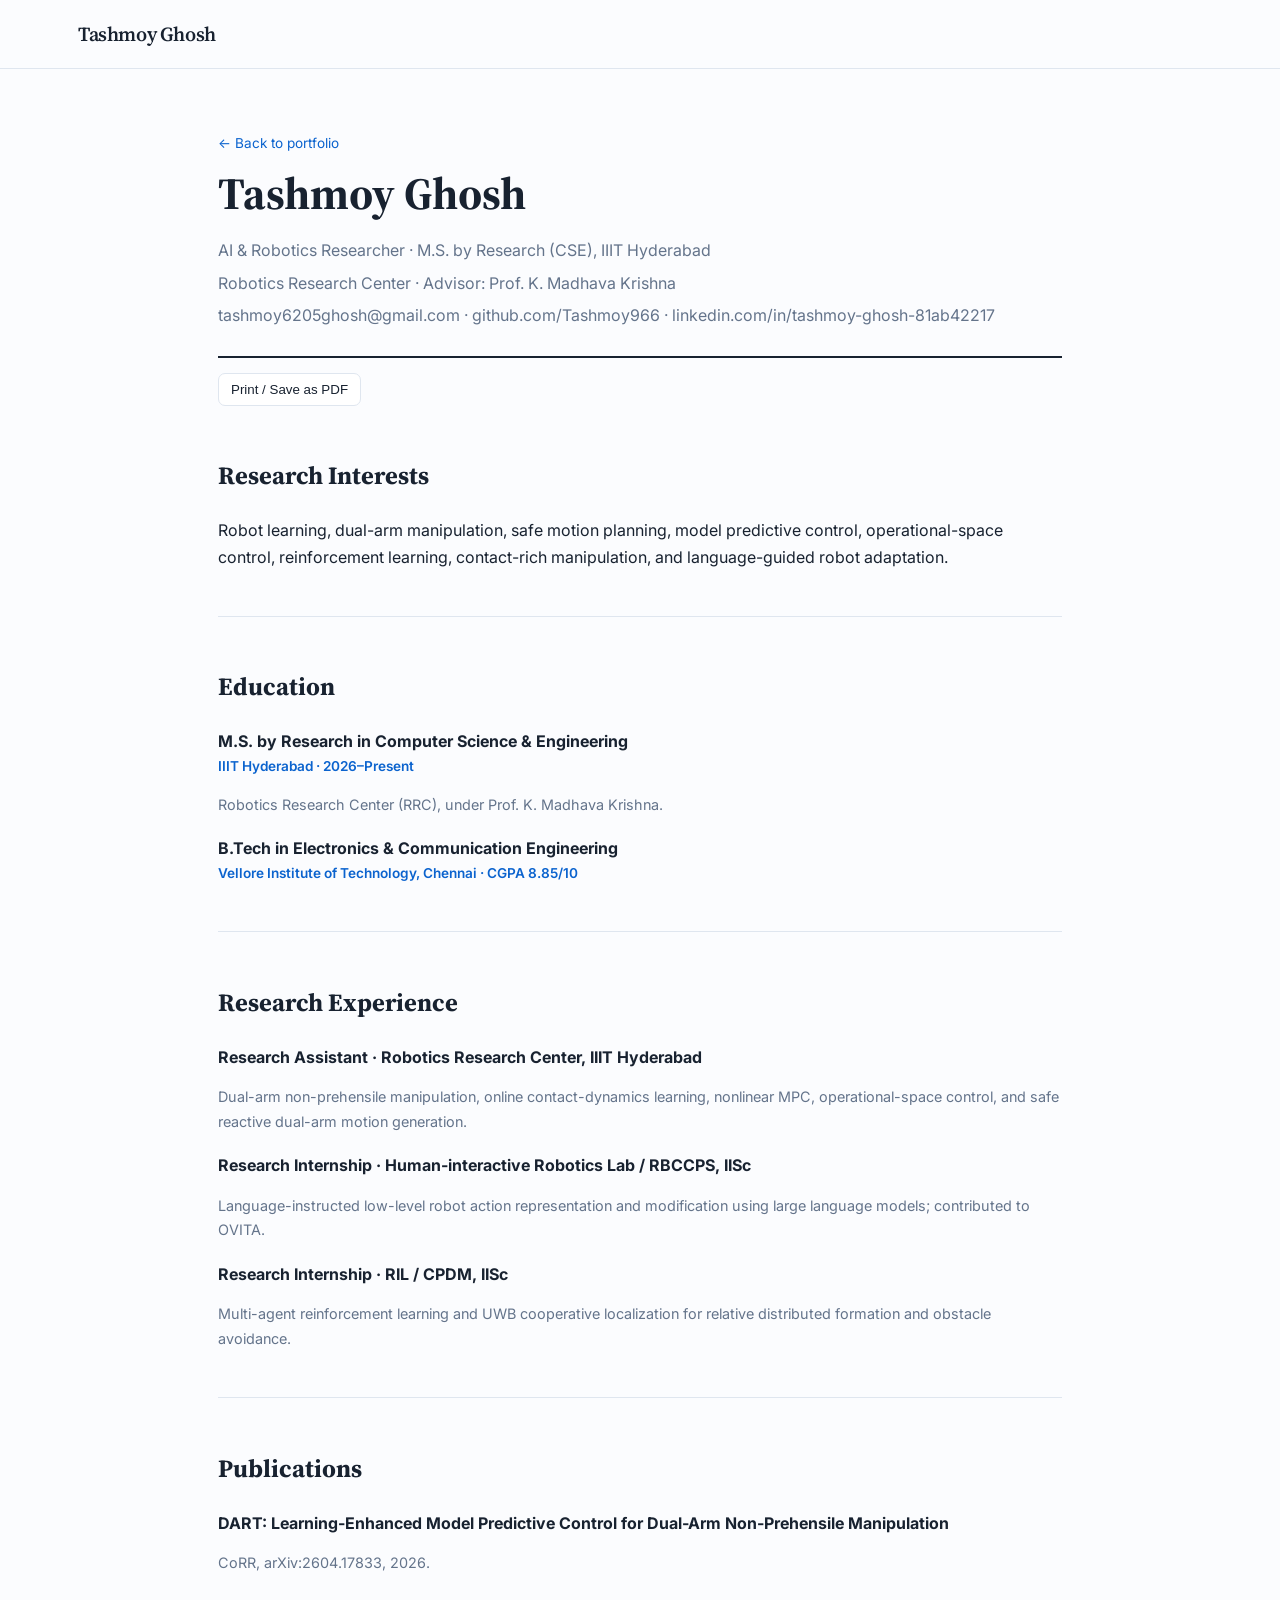
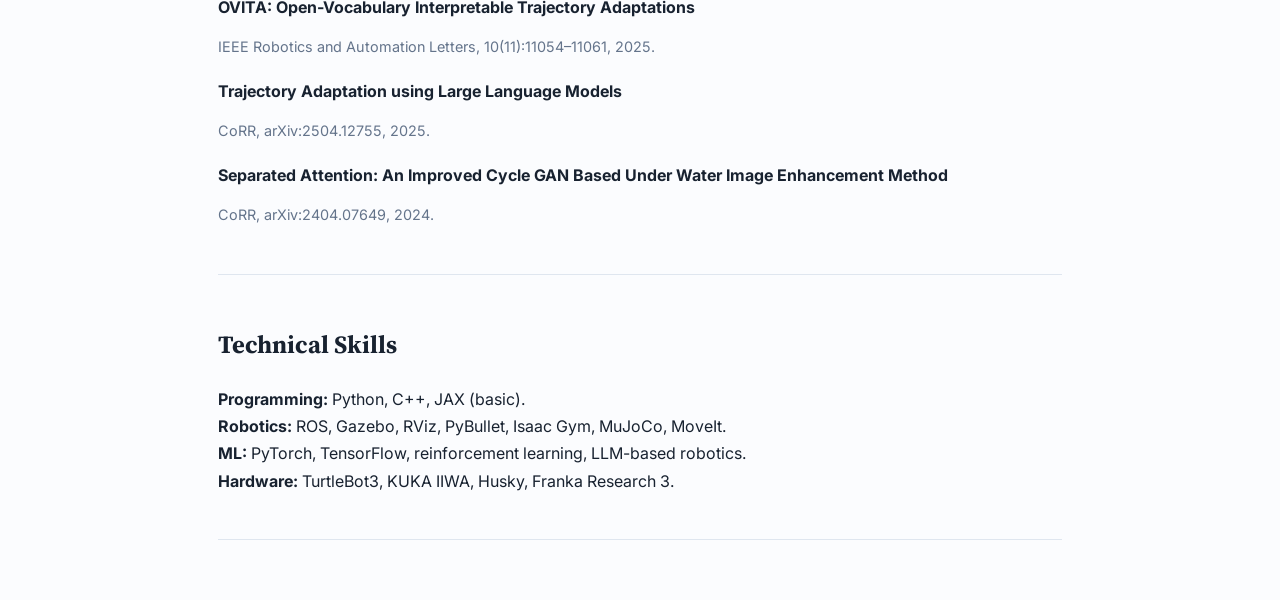
<file: cv.html>
<!doctype html><html lang="en" data-theme="light"><head><meta charset="utf-8"><meta name="viewport" content="width=device-width,initial-scale=1"><title>CV | Tashmoy Ghosh</title><link rel="preconnect" href="https://fonts.googleapis.com"><link rel="preconnect" href="https://fonts.gstatic.com" crossorigin><link href="https://fonts.googleapis.com/css2?family=Inter:wght@400;500;600;700&family=Source+Serif+4:opsz,wght@8..60,500;8..60,600&display=swap" rel="stylesheet"><link rel="stylesheet" href="styles.css"><style>
.cv-page{max-width:900px;margin:auto;padding:60px 28px}.cv-page h1{font-family:var(--serif);font-size:2.8rem;margin:0}.cv-top{display:flex;justify-content:space-between;gap:20px;border-bottom:2px solid var(--text);padding-bottom:22px}.cv-top p{color:var(--muted);margin:5px 0}.cv-back{font-size:.85rem;color:var(--accent);text-decoration:none}.cv-section{padding:28px 0;border-bottom:1px solid var(--line)}.cv-section h2{font-family:var(--serif);font-size:1.55rem}.cv-item{margin:18px 0}.cv-item h3{margin:0;font-size:1rem}.cv-item .meta{font-size:.85rem;color:var(--accent);font-weight:600}.cv-item p,.cv-item li{font-size:.9rem;color:var(--muted)}.cv-actions{margin-top:15px}.cv-actions button{border:1px solid var(--line);background:var(--surface);color:var(--text);padding:8px 12px;border-radius:7px;cursor:pointer}@media print{.topbar,.cv-back,.cv-actions{display:none}.cv-page{padding:0}.cv-section{break-inside:avoid}body{background:white;color:#111}}
</style></head><body><header class="topbar"><div class="topbar-inner"><a class="wordmark" href="index.html">Tashmoy Ghosh</a></div></header><main class="cv-page"><a class="cv-back" href="index.html">← Back to portfolio</a><div class="cv-top"><div><h1>Tashmoy Ghosh</h1><p>AI &amp; Robotics Researcher · M.S. by Research (CSE), IIIT Hyderabad</p><p>Robotics Research Center · Advisor: Prof. K. Madhava Krishna</p><p>tashmoy6205ghosh@gmail.com · github.com/Tashmoy966 · linkedin.com/in/tashmoy-ghosh-81ab42217</p></div></div><div class="cv-actions"><button onclick="window.print()">Print / Save as PDF</button></div>
<section class="cv-section"><h2>Research Interests</h2><p>Robot learning, dual-arm manipulation, safe motion planning, model predictive control, operational-space control, reinforcement learning, contact-rich manipulation, and language-guided robot adaptation.</p></section>
<section class="cv-section"><h2>Education</h2><div class="cv-item"><h3>M.S. by Research in Computer Science &amp; Engineering</h3><div class="meta">IIIT Hyderabad · 2026–Present</div><p>Robotics Research Center (RRC), under Prof. K. Madhava Krishna.</p></div><div class="cv-item"><h3>B.Tech in Electronics &amp; Communication Engineering</h3><div class="meta">Vellore Institute of Technology, Chennai · CGPA 8.85/10</div></div></section>
<section class="cv-section"><h2>Research Experience</h2><div class="cv-item"><h3>Research Assistant · Robotics Research Center, IIIT Hyderabad</h3><p>Dual-arm non-prehensile manipulation, online contact-dynamics learning, nonlinear MPC, operational-space control, and safe reactive dual-arm motion generation.</p></div><div class="cv-item"><h3>Research Internship · Human-interactive Robotics Lab / RBCCPS, IISc</h3><p>Language-instructed low-level robot action representation and modification using large language models; contributed to OVITA.</p></div><div class="cv-item"><h3>Research Internship · RIL / CPDM, IISc</h3><p>Multi-agent reinforcement learning and UWB cooperative localization for relative distributed formation and obstacle avoidance.</p></div></section>
<section class="cv-section"><h2>Publications</h2><div class="cv-item"><h3>DART: Learning-Enhanced Model Predictive Control for Dual-Arm Non-Prehensile Manipulation</h3><p>CoRR, arXiv:2604.17833, 2026.</p></div><div class="cv-item"><h3>OVITA: Open-Vocabulary Interpretable Trajectory Adaptations</h3><p>IEEE Robotics and Automation Letters, 10(11):11054–11061, 2025.</p></div><div class="cv-item"><h3>Trajectory Adaptation using Large Language Models</h3><p>CoRR, arXiv:2504.12755, 2025.</p></div><div class="cv-item"><h3>Separated Attention: An Improved Cycle GAN Based Under Water Image Enhancement Method</h3><p>CoRR, arXiv:2404.07649, 2024.</p></div></section>
<section class="cv-section"><h2>Technical Skills</h2><p><strong>Programming:</strong> Python, C++, JAX (basic).<br><strong>Robotics:</strong> ROS, Gazebo, RViz, PyBullet, Isaac Gym, MuJoCo, MoveIt.<br><strong>ML:</strong> PyTorch, TensorFlow, reinforcement learning, LLM-based robotics.<br><strong>Hardware:</strong> TurtleBot3, KUKA IIWA, Husky, Franka Research 3.</p></section></main></body></html>
</file>
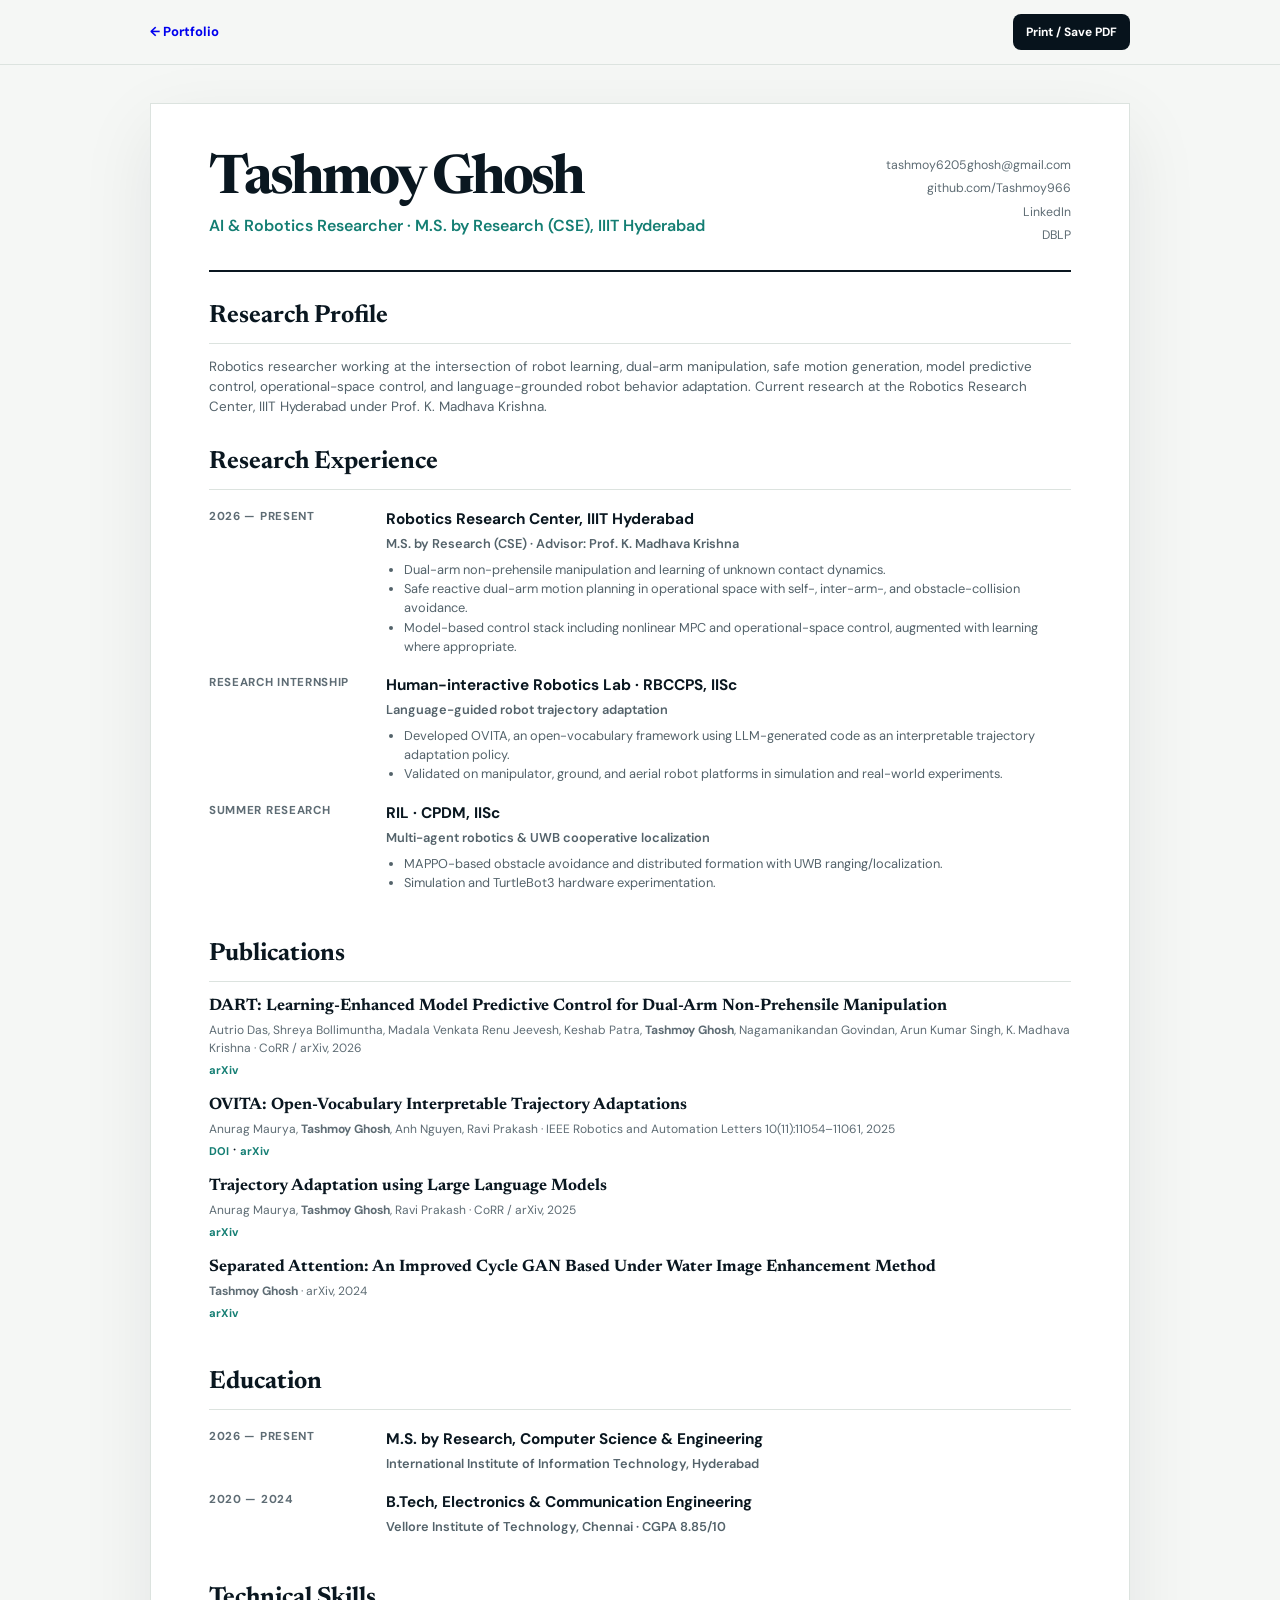
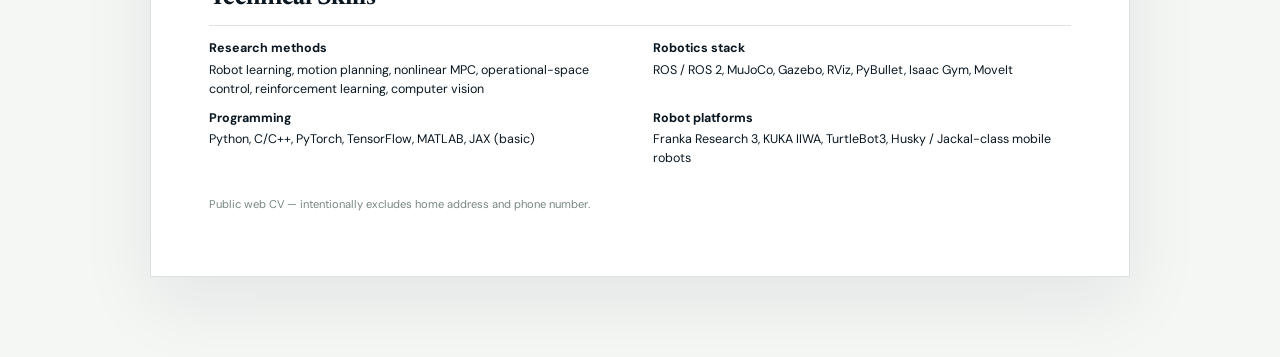
<file: tashmoy-ghosh-portfolio/cv.html>
<!doctype html><html lang="en"><head><meta charset="utf-8"><meta name="viewport" content="width=device-width,initial-scale=1"><meta name="robots" content="noindex"><title>CV | Tashmoy Ghosh</title><link rel="preconnect" href="https://fonts.googleapis.com"><link rel="preconnect" href="https://fonts.gstatic.com" crossorigin><link href="https://fonts.googleapis.com/css2?family=DM+Sans:wght@400;500;600;700&family=Newsreader:opsz,wght@6..72,500;6..72,600&display=swap" rel="stylesheet"><style>
:root{--ink:#0a1720;--muted:#5e6c74;--line:#dce3df;--accent:#147e73;--paper:#f5f7f5}*{box-sizing:border-box}body{margin:0;background:var(--paper);color:var(--ink);font-family:"DM Sans",sans-serif;line-height:1.5}.bar{position:sticky;top:0;background:rgba(245,247,245,.92);backdrop-filter:blur(12px);border-bottom:1px solid var(--line);z-index:5}.bar-inner{width:min(calc(100% - 32px),980px);height:64px;margin:auto;display:flex;align-items:center;justify-content:space-between}.bar a{text-decoration:none;font-size:.82rem;font-weight:700}.bar button{border:0;background:#07131c;color:white;border-radius:8px;padding:10px 13px;font:700 .75rem "DM Sans";cursor:pointer}.page{width:min(calc(100% - 32px),980px);margin:38px auto 80px;background:white;border:1px solid var(--line);padding:52px 58px;box-shadow:0 24px 70px rgba(10,23,32,.08)}header{display:grid;grid-template-columns:1fr auto;gap:25px;border-bottom:2px solid var(--ink);padding-bottom:25px}h1,h2{font-family:"Newsreader",serif}h1{font-size:3.4rem;letter-spacing:-.055em;margin:0;line-height:.9}.role{font-weight:600;color:var(--accent);margin-top:9px}.links{text-align:right;font-size:.77rem;display:grid;gap:5px}.links a{text-decoration:none;color:var(--muted)}section{padding:26px 0 0}h2{font-size:1.55rem;margin:0 0 13px;border-bottom:1px solid var(--line);padding-bottom:8px}.entry{display:grid;grid-template-columns:155px 1fr;gap:22px;margin:18px 0}.when{font-size:.72rem;color:var(--muted);font-weight:700;text-transform:uppercase;letter-spacing:.06em}.entry h3{font-size:.96rem;margin:0 0 3px}.meta{color:var(--accent);font-size:.77rem;font-weight:600;margin:0 0 6px}.entry p,.entry li{font-size:.8rem;color:#53626a}.entry p{margin:0}.entry ul{margin:7px 0 0;padding-left:18px}.pub{margin:14px 0}.pub h3{font-family:"Newsreader",serif;font-size:1.04rem;line-height:1.25;margin:0 0 4px}.pub p{font-size:.75rem;color:var(--muted);margin:0}.pub a{font-size:.7rem;color:var(--accent);font-weight:700;text-decoration:none}.grid{display:grid;grid-template-columns:1fr 1fr;gap:10px 26px}.grid div{font-size:.78rem}.grid strong{display:block;margin-bottom:3px}.note{font-size:.7rem;color:#78877f;margin-top:28px}@media(max-width:700px){.page{padding:32px 24px}.entry{grid-template-columns:1fr;gap:4px}.grid{grid-template-columns:1fr}header{grid-template-columns:1fr}.links{text-align:left}}@media print{body{background:white}.bar{display:none}.page{margin:0 auto;border:0;box-shadow:none;padding:20px 24px;width:100%}.note{display:none}section{break-inside:avoid}}
</style></head><body><div class="bar"><div class="bar-inner"><a href="index.html">← Portfolio</a><button onclick="window.print()">Print / Save PDF</button></div></div><main class="page"><header><div><h1>Tashmoy Ghosh</h1><div class="role">AI &amp; Robotics Researcher · M.S. by Research (CSE), IIIT Hyderabad</div></div><div class="links"><a href="mailto:tashmoy6205ghosh@gmail.com">tashmoy6205ghosh@gmail.com</a><a href="https://github.com/Tashmoy966">github.com/Tashmoy966</a><a href="https://www.linkedin.com/in/tashmoy-ghosh-81ab42217/">LinkedIn</a><a href="https://dblp.org/pid/375/3128">DBLP</a></div></header>
<section><h2>Research Profile</h2><p style="font-size:.84rem;color:#53626a;margin:0">Robotics researcher working at the intersection of robot learning, dual-arm manipulation, safe motion generation, model predictive control, operational-space control, and language-grounded robot behavior adaptation. Current research at the Robotics Research Center, IIIT Hyderabad under Prof. K. Madhava Krishna.</p></section>
<section><h2>Research Experience</h2><div class="entry"><div class="when">2026 — Present</div><div><h3>Robotics Research Center, IIIT Hyderabad</h3><p class="meta">M.S. by Research (CSE) · Advisor: Prof. K. Madhava Krishna</p><ul><li>Dual-arm non-prehensile manipulation and learning of unknown contact dynamics.</li><li>Safe reactive dual-arm motion planning in operational space with self-, inter-arm-, and obstacle-collision avoidance.</li><li>Model-based control stack including nonlinear MPC and operational-space control, augmented with learning where appropriate.</li></ul></div></div><div class="entry"><div class="when">Research internship</div><div><h3>Human-interactive Robotics Lab · RBCCPS, IISc</h3><p class="meta">Language-guided robot trajectory adaptation</p><ul><li>Developed OVITA, an open-vocabulary framework using LLM-generated code as an interpretable trajectory adaptation policy.</li><li>Validated on manipulator, ground, and aerial robot platforms in simulation and real-world experiments.</li></ul></div></div><div class="entry"><div class="when">Summer research</div><div><h3>RIL · CPDM, IISc</h3><p class="meta">Multi-agent robotics &amp; UWB cooperative localization</p><ul><li>MAPPO-based obstacle avoidance and distributed formation with UWB ranging/localization.</li><li>Simulation and TurtleBot3 hardware experimentation.</li></ul></div></div></section>
<section><h2>Publications</h2><div class="pub"><h3>DART: Learning-Enhanced Model Predictive Control for Dual-Arm Non-Prehensile Manipulation</h3><p>Autrio Das, Shreya Bollimuntha, Madala Venkata Renu Jeevesh, Keshab Patra, <strong>Tashmoy Ghosh</strong>, Nagamanikandan Govindan, Arun Kumar Singh, K. Madhava Krishna · CoRR / arXiv, 2026</p><a href="https://arxiv.org/abs/2604.17833">arXiv</a></div><div class="pub"><h3>OVITA: Open-Vocabulary Interpretable Trajectory Adaptations</h3><p>Anurag Maurya, <strong>Tashmoy Ghosh</strong>, Anh Nguyen, Ravi Prakash · IEEE Robotics and Automation Letters 10(11):11054–11061, 2025</p><a href="https://doi.org/10.1109/LRA.2025.3606309">DOI</a> · <a href="https://arxiv.org/abs/2508.17260">arXiv</a></div><div class="pub"><h3>Trajectory Adaptation using Large Language Models</h3><p>Anurag Maurya, <strong>Tashmoy Ghosh</strong>, Ravi Prakash · CoRR / arXiv, 2025</p><a href="https://arxiv.org/abs/2504.12755">arXiv</a></div><div class="pub"><h3>Separated Attention: An Improved Cycle GAN Based Under Water Image Enhancement Method</h3><p><strong>Tashmoy Ghosh</strong> · arXiv, 2024</p><a href="https://arxiv.org/abs/2404.07649">arXiv</a></div></section>
<section><h2>Education</h2><div class="entry"><div class="when">2026 — Present</div><div><h3>M.S. by Research, Computer Science &amp; Engineering</h3><p class="meta">International Institute of Information Technology, Hyderabad</p></div></div><div class="entry"><div class="when">2020 — 2024</div><div><h3>B.Tech, Electronics &amp; Communication Engineering</h3><p class="meta">Vellore Institute of Technology, Chennai · CGPA 8.85/10</p></div></div></section>
<section><h2>Technical Skills</h2><div class="grid"><div><strong>Research methods</strong>Robot learning, motion planning, nonlinear MPC, operational-space control, reinforcement learning, computer vision</div><div><strong>Robotics stack</strong>ROS / ROS 2, MuJoCo, Gazebo, RViz, PyBullet, Isaac Gym, MoveIt</div><div><strong>Programming</strong>Python, C/C++, PyTorch, TensorFlow, MATLAB, JAX (basic)</div><div><strong>Robot platforms</strong>Franka Research 3, KUKA IIWA, TurtleBot3, Husky / Jackal-class mobile robots</div></div></section><p class="note">Public web CV — intentionally excludes home address and phone number.</p></main></body></html>
</file>
<file: styles.css>
:root{
  --bg:#fbfcfe;--surface:#ffffff;--surface-2:#f4f7fb;--text:#182230;--muted:#64748b;--line:#dfe6ef;
  --accent:#0b63ce;--accent-2:#0f7f7a;--accent-soft:#eaf3ff;--shadow:0 12px 36px rgba(15,23,42,.08);
  --serif:"Source Serif 4", Georgia, serif;--sans:"Inter",system-ui,-apple-system,BlinkMacSystemFont,"Segoe UI",sans-serif;
}
html[data-theme="dark"]{
  --bg:#0c1118;--surface:#121923;--surface-2:#17212d;--text:#e7edf5;--muted:#9cafc4;--line:#263445;
  --accent:#6aa9ff;--accent-2:#63c8bd;--accent-soft:#132842;--shadow:0 12px 36px rgba(0,0,0,.28);
}
*{box-sizing:border-box}html{scroll-behavior:smooth}body{margin:0;background:var(--bg);color:var(--text);font-family:var(--sans);line-height:1.7;transition:background .25s,color .25s}a{color:inherit}.skip-link{position:fixed;left:16px;top:-60px;z-index:9999;background:var(--text);color:var(--bg);padding:10px 14px;border-radius:8px}.skip-link:focus{top:12px}
.topbar{position:sticky;top:0;z-index:100;background:color-mix(in srgb,var(--bg) 88%,transparent);backdrop-filter:blur(16px);border-bottom:1px solid var(--line)}.topbar-inner{max-width:1180px;margin:auto;height:68px;padding:0 28px;display:flex;align-items:center}.wordmark{text-decoration:none;font-family:var(--serif);font-size:1.25rem;font-weight:600;letter-spacing:-.02em}.desktop-nav{margin-left:auto;display:flex;gap:26px}.desktop-nav a{text-decoration:none;font-size:.88rem;color:var(--muted);font-weight:600}.desktop-nav a:hover{color:var(--accent)}.theme-toggle{margin-left:22px;width:40px;height:40px;border:1px solid var(--line);background:var(--surface);color:var(--text);border-radius:50%;cursor:pointer;font-size:1rem}.moon{display:none}html[data-theme="dark"] .sun{display:none}html[data-theme="dark"] .moon{display:inline}
.page-shell{max-width:1180px;margin:auto;padding:0 28px;display:grid;grid-template-columns:255px minmax(0,1fr);gap:64px}.profile-sidebar{padding-top:68px}.profile-sticky{position:sticky;top:104px}.profile-photo{width:174px;height:174px;object-fit:cover;border-radius:50%;display:block;border:5px solid var(--surface);box-shadow:var(--shadow)}.profile-sidebar h1{font-family:var(--serif);font-size:1.8rem;line-height:1.1;margin:24px 0 6px}.role{font-weight:600;margin:0 0 15px;color:var(--accent)}.affiliation,.advisor{font-size:.9rem;color:var(--muted);margin:0 0 14px}.profile-links{display:flex;flex-direction:column;gap:6px;margin:20px 0}.profile-links a{font-size:.9rem;text-decoration:none;color:var(--muted)}.profile-links a:hover{color:var(--accent)}.cv-button{display:inline-flex;text-decoration:none;border:1px solid var(--line);background:var(--surface);padding:9px 15px;border-radius:8px;font-size:.88rem;font-weight:700}.cv-button:hover{border-color:var(--accent);color:var(--accent)}
.main-content{min-width:0}.section-block{padding:72px 0;border-bottom:1px solid var(--line)}.intro{padding-top:74px}.eyebrow{text-transform:uppercase;letter-spacing:.14em;font-size:.72rem;font-weight:700;color:var(--accent);margin:0 0 12px}.intro h2{font-family:var(--serif);font-size:clamp(2.1rem,4vw,3.55rem);line-height:1.08;letter-spacing:-.035em;margin:0 0 25px;max-width:850px}.intro h2 em{font-weight:500;color:var(--accent);font-style:normal}.lead{font-size:1.16rem;max-width:820px}.intro>p:not(.eyebrow){color:var(--muted)}.intro strong{color:var(--text)}.research-tags,.chips{display:flex;flex-wrap:wrap;gap:8px;margin-top:22px}.research-tags span,.chips span{font-size:.75rem;border:1px solid var(--line);background:var(--surface);padding:5px 9px;border-radius:999px;color:var(--muted)}
.section-heading{display:flex;align-items:end;justify-content:space-between;gap:20px;margin-bottom:28px}.section-heading.compact{margin-bottom:16px}.section-heading h2,.contact h2{font-family:var(--serif);font-size:2.15rem;line-height:1.1;letter-spacing:-.025em;margin:0}.text-link{font-size:.85rem;color:var(--accent);text-decoration:none}.alfolio-note{font-size:.75rem;color:var(--muted)}
.news-list{border-top:1px solid var(--line)}.news-list article{display:grid;grid-template-columns:86px 1fr;gap:20px;padding:14px 0;border-bottom:1px solid var(--line)}.news-list time{font-size:.8rem;font-weight:700;color:var(--accent)}.news-list p{margin:0;color:var(--muted);font-size:.92rem}.news-list strong{color:var(--text)}
.research-grid{display:grid;grid-template-columns:1fr 1fr;gap:16px}.research-card{position:relative;border:1px solid var(--line);background:var(--surface);padding:24px;border-radius:12px;transition:.2s}.research-card:hover{transform:translateY(-3px);box-shadow:var(--shadow);border-color:color-mix(in srgb,var(--accent) 45%,var(--line))}.research-card .num{font-size:.72rem;color:var(--accent);font-weight:700}.research-card h3{font-family:var(--serif);font-size:1.35rem;margin:10px 0 8px}.research-card p{margin:0;color:var(--muted);font-size:.92rem}
.publication-list{display:flex;flex-direction:column}.publication{display:grid;grid-template-columns:72px 1fr;gap:24px;padding:26px 0;border-top:1px solid var(--line)}.publication:last-child{border-bottom:1px solid var(--line)}.pub-year{font-size:.8rem;font-weight:700;color:var(--muted);padding-top:4px}.pub-body h3{font-family:var(--serif);font-size:1.27rem;line-height:1.35;margin:6px 0 7px}.authors,.venue,.pub-summary{font-size:.88rem;margin:5px 0;color:var(--muted)}.authors strong{color:var(--text)}.pub-summary{margin-top:12px}.pub-badge{display:inline-flex;background:var(--accent-soft);color:var(--accent);font-size:.68rem;font-weight:700;padding:4px 8px;border-radius:999px;text-transform:uppercase;letter-spacing:.05em}.pub-actions{display:flex;gap:8px;margin-top:13px}.pub-actions a{font-size:.75rem;font-weight:700;text-decoration:none;border:1px solid var(--line);padding:5px 9px;border-radius:6px;background:var(--surface)}.pub-actions a:hover{color:var(--accent);border-color:var(--accent)}.featured-pub{background:linear-gradient(90deg,transparent,var(--surface-2),transparent)}
.project-grid{display:grid;grid-template-columns:1fr 1fr;gap:18px}.project-card{border:1px solid var(--line);background:var(--surface);border-radius:14px;overflow:hidden;transition:.2s}.project-primary{grid-column:1/-1;display:grid;grid-template-columns:1fr 1.15fr}.project-card:hover{transform:translateY(-3px);box-shadow:var(--shadow)}.project-art{min-height:180px;background:var(--surface-2);position:relative;overflow:hidden;color:var(--accent)}.project-content{padding:22px}.project-content h3{font-family:var(--serif);font-size:1.35rem;margin:6px 0 8px}.project-content p{color:var(--muted);font-size:.9rem}.project-meta{font-size:.68rem!important;text-transform:uppercase;letter-spacing:.1em;font-weight:700;color:var(--accent)!important}.art-dual{min-height:250px;background:radial-gradient(circle at 50% 40%,var(--accent-soft),var(--surface-2) 66%)}.art-dual .tray{position:absolute;width:46%;height:8px;border-radius:6px;background:currentColor;left:27%;top:57%;transform:rotate(-4deg)}.art-dual .object{position:absolute;width:34px;height:34px;border:3px solid currentColor;border-radius:7px;left:48%;top:40%;transform:rotate(8deg)}.art-dual .arm{position:absolute;width:74px;height:10px;border-radius:10px;background:currentColor;top:53%}.art-dual .a1{left:10%;transform:rotate(22deg)}.art-dual .a2{right:10%;transform:rotate(-30deg)}.art-language{padding:24px}.art-language .bubble{display:inline-block;background:var(--surface);border:1px solid var(--line);border-radius:12px;padding:8px 12px;font-size:.8rem;color:var(--text)}.art-language svg{display:block;width:100%;height:105px;margin-top:6px}.art-multi span{position:absolute;width:28px;height:28px;border:3px solid currentColor;border-radius:50%}.art-multi span:nth-child(1){left:18%;top:26%}.art-multi span:nth-child(2){right:20%;top:28%}.art-multi span:nth-child(3){left:25%;bottom:20%}.art-multi span:nth-child(4){right:26%;bottom:18%}.art-multi:after,.art-multi:before{content:"";position:absolute;left:25%;right:25%;height:1px;background:currentColor;opacity:.4}.art-multi:after{top:50%;transform:rotate(25deg)}.art-multi:before{top:50%;transform:rotate(-25deg)}
.timeline{border-top:1px solid var(--line)}.timeline article{display:grid;grid-template-columns:150px 1fr;gap:25px;padding:23px 0;border-bottom:1px solid var(--line)}.timeline-date{font-size:.77rem;color:var(--muted);font-weight:700}.timeline h3{font-family:var(--serif);font-size:1.18rem;margin:0 0 3px}.timeline-org{font-weight:600!important;color:var(--accent)!important}.timeline p{font-size:.9rem;color:var(--muted);margin:4px 0}.skills-columns{display:grid;grid-template-columns:1fr 1fr;gap:12px}.skills-columns>div{padding:18px;border-left:2px solid var(--line)}.skills-columns h3{font-size:.8rem;margin:0 0 6px;text-transform:uppercase;letter-spacing:.08em}.skills-columns p{margin:0;color:var(--muted);font-size:.9rem}.contact{padding-bottom:80px}.contact h2{font-size:2.7rem;max-width:690px}.contact>p:not(.eyebrow){color:var(--muted);max-width:650px}.primary-button{display:inline-flex;margin-top:12px;background:var(--accent);color:white;text-decoration:none;font-weight:700;font-size:.88rem;padding:11px 17px;border-radius:8px}footer{padding:26px 0 90px;color:var(--muted);font-size:.76rem;display:flex;justify-content:space-between;gap:20px}.footer-note{text-align:right}.mobile-nav{display:none}
@media(max-width:900px){.page-shell{grid-template-columns:1fr;gap:0}.profile-sidebar{padding-top:44px}.profile-sticky{position:static;display:grid;grid-template-columns:120px 1fr;column-gap:22px;align-items:start}.profile-photo{width:120px;height:120px;grid-row:1/5}.profile-sidebar h1{margin:5px 0 3px}.profile-links{grid-column:2;flex-direction:row;flex-wrap:wrap;margin:8px 0}.cv-button{grid-column:2;width:max-content}.advisor{grid-column:2}.desktop-nav{display:none}.intro{padding-top:55px}.project-primary{grid-template-columns:1fr}.footer-note{display:none}}
@media(max-width:650px){.topbar-inner,.page-shell{padding-left:18px;padding-right:18px}.wordmark{font-size:1.08rem}.profile-sticky{grid-template-columns:90px 1fr;column-gap:16px}.profile-photo{width:90px;height:90px;border-width:3px}.profile-sidebar h1{font-size:1.5rem}.affiliation,.advisor{font-size:.8rem}.profile-links a{font-size:.78rem}.section-block{padding:54px 0}.intro h2{font-size:2.35rem}.research-grid,.project-grid,.skills-columns{grid-template-columns:1fr}.publication{grid-template-columns:46px 1fr;gap:12px}.timeline article{grid-template-columns:1fr;gap:5px}.contact h2{font-size:2.15rem}footer{padding-bottom:90px}.mobile-nav{display:flex;position:fixed;z-index:90;left:12px;right:12px;bottom:12px;background:color-mix(in srgb,var(--surface) 92%,transparent);backdrop-filter:blur(15px);border:1px solid var(--line);border-radius:14px;justify-content:space-around;padding:10px;box-shadow:var(--shadow)}.mobile-nav a{text-decoration:none;font-size:.72rem;font-weight:700;color:var(--muted)}}
@media(prefers-reduced-motion:reduce){html{scroll-behavior:auto}.research-card,.project-card{transition:none}}
</file>
<file: tashmoy-ghosh-portfolio/styles.css>
:root{
  --ink:#0a1720;--ink-2:#142732;--muted:#61717b;--soft:#7f8c94;--paper:#f5f7f5;--white:#fff;
  --line:#d9e0dd;--line-dark:rgba(255,255,255,.12);--navy:#07131c;--navy-2:#0b202b;
  --accent:#41c7b5;--accent-2:#9ee9df;--accent-dark:#147e73;--warm:#e8f0ec;
  --max:1200px;--radius:18px;--shadow:0 28px 70px rgba(6,22,30,.13);
}
*{box-sizing:border-box}
html{scroll-behavior:smooth}
body{margin:0;background:var(--paper);color:var(--ink);font-family:"DM Sans",system-ui,-apple-system,"Segoe UI",sans-serif;line-height:1.62;-webkit-font-smoothing:antialiased}
body.menu-open{overflow:hidden}
a{color:inherit}img{display:block;max-width:100%}.shell{width:min(calc(100% - 48px),var(--max));margin-inline:auto}.skip-link{position:fixed;z-index:2000;left:12px;top:12px;transform:translateY(-150%);padding:10px 14px;background:#fff;color:#000;border-radius:8px}.skip-link:focus{transform:none}
.scroll-progress{position:fixed;z-index:1500;inset:0 auto auto 0;height:3px;width:0;background:var(--accent)}
.site-header{position:fixed;z-index:1200;top:0;left:0;right:0;border-bottom:1px solid transparent;transition:background .25s,border-color .25s,box-shadow .25s}.site-header.scrolled{background:rgba(245,247,245,.9);backdrop-filter:blur(16px);border-color:rgba(217,224,221,.85);box-shadow:0 8px 30px rgba(10,23,32,.04)}
.nav{height:78px;display:flex;align-items:center;justify-content:space-between;gap:24px}.brand{display:flex;align-items:center;gap:12px;text-decoration:none}.brand-mark{display:grid;place-items:center;width:38px;height:38px;border-radius:11px;background:var(--navy);color:white;font-weight:700;font-size:.79rem;letter-spacing:.02em}.brand-name{font-weight:700;font-size:.94rem;letter-spacing:-.01em}.nav-links{display:flex;align-items:center;gap:28px}.nav-links a{font-size:.84rem;color:#43525b;text-decoration:none;font-weight:600;transition:color .2s}.nav-links a:hover,.nav-links a.active{color:var(--accent-dark)}.nav-actions{display:flex;align-items:center;gap:16px}.nav-cv{text-decoration:none;font-weight:700;font-size:.83rem;border-bottom:1px solid #98aaa2}.menu-button{display:none;background:none;border:0;padding:7px}.menu-button span{display:block;width:24px;height:2px;background:var(--ink);margin:6px 0;transition:transform .2s}

.hero{position:relative;overflow:hidden;background:var(--navy);color:white;padding-top:78px;min-height:800px}.hero-bg{position:absolute;inset:0;overflow:hidden}.hero-grid{position:absolute;inset:0;background-image:linear-gradient(rgba(255,255,255,.045) 1px,transparent 1px),linear-gradient(90deg,rgba(255,255,255,.045) 1px,transparent 1px);background-size:64px 64px;mask-image:linear-gradient(to bottom,black 20%,transparent 100%)}.orb{position:absolute;border-radius:50%;filter:blur(10px);opacity:.45}.orb-a{width:500px;height:500px;right:-180px;top:40px;background:radial-gradient(circle,var(--accent) 0,transparent 68%)}.orb-b{width:380px;height:380px;left:-180px;bottom:-140px;background:radial-gradient(circle,#1d5671 0,transparent 68%)}
.hero-inner{position:relative;z-index:1;display:grid;grid-template-columns:1.1fr .9fr;gap:80px;align-items:center;padding-top:108px;padding-bottom:92px}.hero-kicker{display:flex;gap:11px;align-items:center;color:#b6c7ce;text-transform:uppercase;letter-spacing:.13em;font-size:.72rem;font-weight:700}.signal{width:9px;height:9px;border-radius:50%;background:var(--accent);box-shadow:0 0 0 6px rgba(65,199,181,.12)}h1,h2{font-family:"Newsreader",Georgia,serif;font-weight:500}h1{font-size:clamp(5.2rem,9vw,8.5rem);letter-spacing:-.065em;line-height:.79;margin:29px 0 22px}h1 em{font-style:italic;color:var(--accent-2)}.hero-role{font-size:clamp(1.45rem,2vw,2rem);font-weight:600;letter-spacing:-.03em;margin:0 0 22px;color:#e7f1f3}.hero-intro{max-width:700px;color:#aebfc6;font-size:1.05rem;margin:0 0 30px}.hero-intro strong{color:white;font-weight:600}.hero-actions{display:flex;gap:12px;flex-wrap:wrap}.button{display:inline-flex;min-height:48px;align-items:center;justify-content:center;padding:0 19px;border-radius:10px;text-decoration:none;font-size:.84rem;font-weight:700;border:1px solid transparent;transition:transform .2s,box-shadow .2s,background .2s}.button:hover{transform:translateY(-2px)}.button.primary{background:var(--accent);color:#06201e;box-shadow:0 14px 34px rgba(65,199,181,.15)}.button.subtle{border-color:rgba(255,255,255,.22);color:white;background:rgba(255,255,255,.03)}.profile-links{display:flex;gap:22px;flex-wrap:wrap;margin-top:28px}.profile-links a{font-size:.79rem;text-decoration:none;color:#96aab2;font-weight:600}.profile-links a:hover{color:white}
.hero-stage{position:relative;min-height:505px}.portrait-card{position:absolute;z-index:3;right:18px;top:6px;width:340px;background:#e8eeeb;color:var(--ink);border-radius:22px;padding:14px;box-shadow:0 38px 90px rgba(0,0,0,.28);transform:rotate(2.2deg)}.portrait-card::before{content:"";position:absolute;inset:-9px;border:1px solid rgba(255,255,255,.15);border-radius:28px;z-index:-1}.portrait-card img{width:100%;aspect-ratio:1.02;object-fit:cover;object-position:center 25%;border-radius:14px;filter:saturate(.82) contrast(1.03)}.portrait-meta{padding:17px 6px 4px;display:grid;gap:10px}.portrait-meta div{display:flex;align-items:baseline;justify-content:space-between;gap:16px;border-bottom:1px solid #cbd7d1;padding-bottom:8px}.portrait-meta div:last-child{border-bottom:0}.portrait-meta span{font-size:.65rem;text-transform:uppercase;letter-spacing:.1em;color:#728078}.portrait-meta strong{font-size:.76rem;text-align:right}
.research-loop{position:absolute;left:0;bottom:0;width:295px;height:295px;border:1px solid rgba(255,255,255,.14);border-radius:50%;animation:float 7s ease-in-out infinite}.research-loop::before,.research-loop::after{content:"";position:absolute;border-radius:50%;border:1px dashed rgba(65,199,181,.28)}.research-loop::before{inset:30px}.research-loop::after{inset:70px}.loop-center{position:absolute;z-index:1;inset:102px;display:grid;place-items:center;text-align:center;border-radius:50%;background:var(--accent);color:#07201e;font-weight:700;font-size:.74rem;line-height:1.15}.loop-node{position:absolute;z-index:2;background:#102935;border:1px solid rgba(255,255,255,.16);border-radius:999px;color:#c5d4d9;padding:7px 10px;font-size:.66rem;font-weight:700}.n1{top:-8px;left:105px}.n2{right:-25px;top:120px}.n3{bottom:-7px;left:112px}.n4{left:-25px;top:120px}@keyframes float{50%{transform:translateY(-7px)}}
.hero-bottom{position:relative;z-index:1;display:grid;grid-template-columns:160px 1fr;gap:32px;padding:24px 0 28px;border-top:1px solid rgba(255,255,255,.12);color:#a8bbc2}.hero-bottom span{font-size:.68rem;text-transform:uppercase;letter-spacing:.13em;font-weight:700;color:var(--accent-2)}.hero-bottom p{margin:0;font-size:.83rem}

.latest{position:relative;z-index:5;margin-top:-1px;background:white;border:1px solid var(--line);border-top:0;display:grid;grid-template-columns:130px 1fr 1fr;box-shadow:0 20px 55px rgba(10,23,32,.06)}.latest-title{display:flex;align-items:center;gap:9px;padding:22px 24px;border-right:1px solid var(--line);text-transform:uppercase;letter-spacing:.12em;font-size:.68rem;font-weight:700}.mini-dot{width:7px;height:7px;border-radius:50%;background:var(--accent)}.latest-item{display:grid;grid-template-columns:48px 1fr auto;gap:12px;align-items:center;padding:20px 22px;text-decoration:none;border-right:1px solid var(--line);transition:background .2s}.latest-item:last-child{border-right:0}.latest-item:hover{background:#f0f5f2}.latest-item time{font-size:.69rem;font-weight:700;color:var(--accent-dark)}.latest-item span{font-size:.77rem;line-height:1.45;color:#485861}.latest-item b{font-weight:500;color:#7b8982}

.section{padding:118px 0;border-top:1px solid var(--line)}.section-index{display:flex;gap:12px;align-items:center;margin-bottom:54px;color:#7a8b84}.section-index span{font-family:"Newsreader",Georgia,serif;font-size:1.1rem}.section-index p{margin:0;text-transform:uppercase;letter-spacing:.14em;font-size:.65rem;font-weight:700}.section-heading .eyebrow,.eyebrow{text-transform:uppercase;letter-spacing:.14em;font-size:.67rem;font-weight:700;color:var(--accent-dark);margin:0 0 15px}.section-heading h2{font-size:clamp(3.2rem,5.3vw,5.5rem);line-height:.95;letter-spacing:-.055em;margin:0}.section-heading.split{display:grid;grid-template-columns:1fr .7fr;gap:80px;align-items:end;margin-bottom:54px}.section-heading.split>p{color:var(--muted);margin:0 0 5px;max-width:520px;font-size:.93rem}
.research-intro{display:grid;grid-template-columns:.9fr 1.1fr;gap:100px;align-items:start;margin-bottom:62px}.research-copy{font-size:1rem;color:#4f6068;max-width:690px}.research-copy p:first-child{margin-top:0}.research-copy strong{color:var(--ink)}.focus-grid{display:grid;grid-template-columns:repeat(4,1fr);border:1px solid var(--line);background:var(--line);gap:1px}.focus-card{background:#fff;padding:28px 26px 24px;min-height:360px;display:flex;flex-direction:column;position:relative;overflow:hidden;transition:transform .24s,box-shadow .24s}.focus-card:hover{z-index:2;transform:translateY(-5px);box-shadow:var(--shadow)}.focus-icon{height:78px;display:flex;align-items:center}.focus-num{position:absolute;top:27px;right:24px;color:#a0aca6;font-family:"Newsreader",Georgia,serif;font-size:.92rem}.focus-card h3{font-size:1.05rem;margin:16px 0 10px;letter-spacing:-.015em}.focus-card p{color:var(--muted);font-size:.83rem;margin:0}.chips{display:flex;gap:6px;flex-wrap:wrap;margin-top:auto;padding-top:24px}.chips span{font-size:.62rem;font-weight:700;color:#5c6f66;background:#eef3f0;border-radius:999px;padding:5px 8px}.icon-dual,.icon-path,.icon-control,.icon-language{display:block;position:relative;width:64px;height:54px}.icon-dual::before,.icon-dual::after{content:"";position:absolute;width:18px;height:48px;border:5px solid var(--accent-dark);border-top-color:transparent;border-radius:22px}.icon-dual::before{left:4px;transform:rotate(-27deg)}.icon-dual::after{right:4px;transform:rotate(27deg)}.icon-path{border:2px dashed #a3b4ac;border-radius:50%}.icon-path::before{content:"";position:absolute;width:11px;height:11px;border-radius:50%;background:var(--accent-dark);left:8px;top:35px;box-shadow:36px -27px 0 var(--accent)}.icon-control::before{content:"";position:absolute;inset:4px;border-left:2px solid #a6b4ae;border-bottom:2px solid #a6b4ae}.icon-control::after{content:"";position:absolute;width:46px;height:27px;left:9px;top:11px;border-top:3px solid var(--accent-dark);border-radius:60% 60% 0 0;transform:rotate(-10deg)}.icon-language{border:2px solid var(--accent-dark);border-radius:12px}.icon-language::before{content:">_";position:absolute;left:12px;top:12px;color:var(--accent-dark);font:700 15px/1 monospace}.icon-language::after{content:"";position:absolute;width:17px;height:9px;border-left:2px solid var(--accent-dark);border-bottom:2px solid var(--accent-dark);left:7px;bottom:-7px;transform:skewX(-32deg)}

.work-section{background:#eef2ef}.feature{display:grid;grid-template-columns:1.05fr .95fr;min-height:570px;background:#fff;border:1px solid var(--line);margin-bottom:24px;overflow:hidden}.feature-dark{background:var(--navy);color:white;border-color:var(--navy)}.feature-visual{min-height:100%;display:grid;place-items:center;background:#dde6e1;padding:48px}.feature-dark .feature-visual{background:#0c222d}.feature-visual img{width:100%;height:auto;max-height:420px;object-fit:contain}.feature-content{padding:56px 52px;display:flex;flex-direction:column;justify-content:center}.feature-topline{display:flex;justify-content:space-between;gap:16px;align-items:center;text-transform:uppercase;letter-spacing:.11em;font-size:.64rem;font-weight:700;color:#72817a;margin-bottom:38px}.feature-dark .feature-topline{color:#91a8b0}.venue{padding:5px 8px;border:1px solid #c7d4ce;border-radius:999px}.feature-dark .venue{border-color:rgba(255,255,255,.18);color:var(--accent-2)}.feature h3{font-family:"Newsreader",Georgia,serif;font-size:clamp(3.8rem,6vw,6rem);line-height:.8;letter-spacing:-.055em;margin:0 0 22px}.feature-subtitle{font-size:1.12rem;font-weight:600;line-height:1.35;letter-spacing:-.015em;color:#263941;margin:0 0 20px}.feature-dark .feature-subtitle{color:#e5eef0}.feature-content>p:not(.feature-subtitle){font-size:.9rem;color:var(--muted);margin:0}.feature-dark .feature-content>p:not(.feature-subtitle){color:#a6bac1}.feature-points{list-style:none;padding:0;margin:22px 0 0;display:grid;gap:7px}.feature-points li{font-size:.78rem;color:#51636b}.feature-points li::before{content:"—";color:var(--accent-dark);margin-right:9px}.feature-dark .feature-points li{color:#b4c5ca}.feature-dark .feature-points li::before{color:var(--accent)}.feature-links{display:flex;flex-wrap:wrap;gap:17px;margin-top:31px}.feature-links a{font-size:.75rem;font-weight:700;text-decoration:none;border-bottom:1px solid #9aa9a2;padding-bottom:2px}.feature-dark .feature-links a{color:white;border-color:#6f858d}.feature-links a:hover{color:var(--accent-dark);border-color:var(--accent-dark)}.feature-dark .feature-links a:hover{color:var(--accent-2)}
.secondary-work{display:grid;grid-template-columns:1fr 1fr;gap:24px;margin-top:24px}.project-card{display:grid;grid-template-columns:220px 1fr;background:#fff;border:1px solid var(--line);overflow:hidden;min-height:300px}.project-card>img{width:100%;height:100%;object-fit:cover;background:#e7eeea}.project-card>div{padding:31px}.project-kicker{display:block;text-transform:uppercase;letter-spacing:.1em;font-size:.6rem;font-weight:700;color:var(--accent-dark);margin-bottom:22px}.project-card h3{font-family:"Newsreader",Georgia,serif;font-size:1.7rem;line-height:1.04;letter-spacing:-.035em;margin:0 0 12px}.project-card p{font-size:.82rem;color:var(--muted);margin:0}

.pub-list{border-top:1px solid var(--line)}.pub-row{display:grid;grid-template-columns:90px 1fr 170px;gap:30px;padding:34px 0;border-bottom:1px solid var(--line);align-items:start}.pub-year{font-family:"Newsreader",Georgia,serif;font-size:1.3rem;color:#75857d}.pub-venue{display:block;font-size:.62rem;text-transform:uppercase;letter-spacing:.11em;color:var(--accent-dark);font-weight:700;margin-bottom:10px}.pub-info h3{font-family:"Newsreader",Georgia,serif;font-size:1.55rem;line-height:1.2;letter-spacing:-.03em;margin:0 0 10px;max-width:780px}.pub-info p{margin:0;color:#64727a;font-size:.77rem}.pub-actions{display:flex;justify-content:flex-end;gap:13px;flex-wrap:wrap;padding-top:24px}.pub-actions a{font-size:.68rem;text-decoration:none;font-weight:700;padding-bottom:2px;border-bottom:1px solid #a5b1ab}.pub-actions a:hover{color:var(--accent-dark);border-color:var(--accent-dark)}.pub-footer{display:flex;justify-content:flex-end;margin-top:28px}.pub-footer a{text-decoration:none;font-size:.78rem;font-weight:700}.pub-footer span{color:var(--accent-dark);margin-left:5px}

.experience-section{background:white}.experience-layout{display:grid;grid-template-columns:.8fr 1.2fr;gap:95px}.timeline{position:relative}.timeline::before{content:"";position:absolute;left:5px;top:8px;bottom:10px;width:1px;background:#d8e1dc}.timeline-item{display:grid;grid-template-columns:11px 145px 1fr;gap:20px;padding:0 0 38px;position:relative}.timeline-marker{width:11px;height:11px;border-radius:50%;background:white;border:3px solid var(--accent-dark);z-index:1;margin-top:7px}.timeline-when{font-size:.65rem;text-transform:uppercase;letter-spacing:.09em;color:#78877f;font-weight:700;padding-top:5px}.timeline-body h3{font-size:1.03rem;margin:0 0 3px;letter-spacing:-.015em}.timeline-body .meta{font-size:.75rem;color:var(--accent-dark);font-weight:600;margin:0 0 7px}.timeline-body p:last-child{font-size:.79rem;color:var(--muted);margin:0}.toolkit{margin-top:75px;border:1px solid var(--line);display:grid;grid-template-columns:.7fr 1.3fr}.toolkit-title{background:var(--navy);color:white;padding:36px}.toolkit-title span{font-family:"Newsreader",Georgia,serif;font-size:2rem}.toolkit-title p{font-size:.77rem;color:#9fb3bb;margin:10px 0 0}.toolkit-grid{display:grid;grid-template-columns:1fr 1fr}.toolkit-grid div{padding:24px 26px;border-bottom:1px solid var(--line);border-right:1px solid var(--line)}.toolkit-grid div:nth-child(2n){border-right:0}.toolkit-grid div:nth-last-child(-n+2){border-bottom:0}.toolkit-grid span{display:block;text-transform:uppercase;letter-spacing:.1em;color:#809088;font-size:.58rem;font-weight:700;margin-bottom:7px}.toolkit-grid strong{font-size:.77rem;line-height:1.55}

.contact{position:relative;overflow:hidden;background:var(--navy);color:white;padding:100px 0}.contact-bg{position:absolute;inset:0;background:radial-gradient(circle at 85% 20%,rgba(65,199,181,.22),transparent 32%),linear-gradient(115deg,transparent 0 65%,rgba(255,255,255,.02) 65%)}.contact-inner{position:relative;z-index:1;display:grid;grid-template-columns:1.1fr .9fr;gap:90px;align-items:end}.eyebrow.light{color:var(--accent-2)}.contact h2{font-size:clamp(3.7rem,6.3vw,6.8rem);line-height:.88;letter-spacing:-.06em;margin:0 0 24px;max-width:800px}.contact p:not(.eyebrow){color:#a9bbc2;max-width:680px;margin:0}.contact-actions{display:flex;flex-direction:column;align-items:flex-start;gap:22px}.button.white{background:white;color:var(--navy);max-width:100%;overflow-wrap:anywhere}.contact-links{display:flex;gap:21px}.contact-links a{font-size:.75rem;text-decoration:none;color:#a8bbc2;font-weight:700}.contact-links a:hover{color:white}.footer{min-height:128px;display:flex;align-items:center;justify-content:space-between;gap:24px;color:#677871;font-size:.72rem}.footer div{display:flex;flex-direction:column}.footer strong{color:var(--ink);font-size:.79rem}.footer span{font-size:.66rem}.footer a{text-decoration:none;font-weight:700;color:var(--ink)}

.reveal{opacity:0;transform:translateY(18px);transition:opacity .65s cubic-bezier(.2,.7,.2,1),transform .65s cubic-bezier(.2,.7,.2,1)}.reveal.visible{opacity:1;transform:none}

@media(max-width:1020px){.hero-inner{grid-template-columns:1fr;gap:52px;padding-top:100px}.hero-stage{min-height:430px;max-width:760px}.portrait-card{right:8%;width:320px}.research-loop{left:8%;bottom:28px;width:270px;height:270px}.loop-center{inset:92px}.n2,.n4{top:108px}.research-intro,.experience-layout{grid-template-columns:1fr;gap:45px}.focus-grid{grid-template-columns:1fr 1fr}.feature{grid-template-columns:1fr}.feature:nth-of-type(2) .feature-content{order:2}.feature:nth-of-type(2) .feature-visual{order:1}.feature-visual{min-height:380px}.secondary-work{grid-template-columns:1fr}.section-heading.split{grid-template-columns:1fr;gap:24px}.contact-inner{grid-template-columns:1fr;gap:50px}}
@media(max-width:760px){.shell{width:min(calc(100% - 28px),var(--max))}.site-header.scrolled .nav{height:68px}.nav{height:72px}.brand-name{display:none}.nav-cv{display:none}.menu-button{display:block}.nav-links{position:fixed;inset:72px 14px auto 14px;background:#fff;border:1px solid var(--line);box-shadow:var(--shadow);padding:20px;display:none;flex-direction:column;align-items:flex-start;gap:16px;border-radius:14px}.nav-links.open{display:flex}.nav-links a{font-size:.95rem;width:100%;padding:5px}.menu-button[aria-expanded="true"] span:first-child{transform:translateY(4px) rotate(45deg)}.menu-button[aria-expanded="true"] span:last-child{transform:translateY(-4px) rotate(-45deg)}.hero{padding-top:72px;min-height:auto}.hero-inner{padding-top:70px;padding-bottom:60px}.hero-kicker{font-size:.61rem}.hero-stage{min-height:530px}.portrait-card{width:min(78%,330px);right:0;top:0}.research-loop{width:230px;height:230px;left:0;bottom:0}.loop-center{inset:79px}.n1{left:80px}.n2,.n4{top:90px}.n3{left:86px}.hero-bottom{grid-template-columns:1fr;gap:7px}.latest{grid-template-columns:1fr}.latest-title,.latest-item{border-right:0;border-bottom:1px solid var(--line)}.latest-item:last-child{border-bottom:0}.section{padding:82px 0}.section-index{margin-bottom:35px}.research-intro{margin-bottom:44px}.focus-grid{grid-template-columns:1fr}.focus-card{min-height:295px}.feature-content{padding:36px 27px}.feature-visual{padding:30px;min-height:300px}.feature-topline{align-items:flex-start;flex-direction:column;margin-bottom:27px}.secondary-work{gap:16px}.project-card{grid-template-columns:1fr}.project-card>img{height:220px}.pub-row{grid-template-columns:1fr;gap:9px;padding:27px 0}.pub-actions{justify-content:flex-start;padding-top:5px}.experience-layout{gap:36px}.timeline-item{grid-template-columns:11px 1fr;gap:14px}.timeline-when{grid-column:2}.timeline-body{grid-column:2}.toolkit{grid-template-columns:1fr}.toolkit-grid{grid-template-columns:1fr}.toolkit-grid div{border-right:0!important;border-bottom:1px solid var(--line)!important}.toolkit-grid div:last-child{border-bottom:0!important}.contact{padding:78px 0}.button.white{font-size:.75rem}.footer{padding:30px 0;flex-direction:column;align-items:flex-start;min-height:auto}}
@media(max-width:430px){h1{font-size:4.5rem}.hero-stage{min-height:485px}.portrait-card{width:82%}.research-loop{width:205px;height:205px}.loop-center{inset:70px}.n1{left:67px}.n2,.n4{top:78px}.n3{left:72px}.feature h3{font-size:3.6rem}}
@media(prefers-reduced-motion:reduce){html{scroll-behavior:auto}*,*::before,*::after{animation:none!important;transition:none!important}.reveal{opacity:1;transform:none}}
</file>
